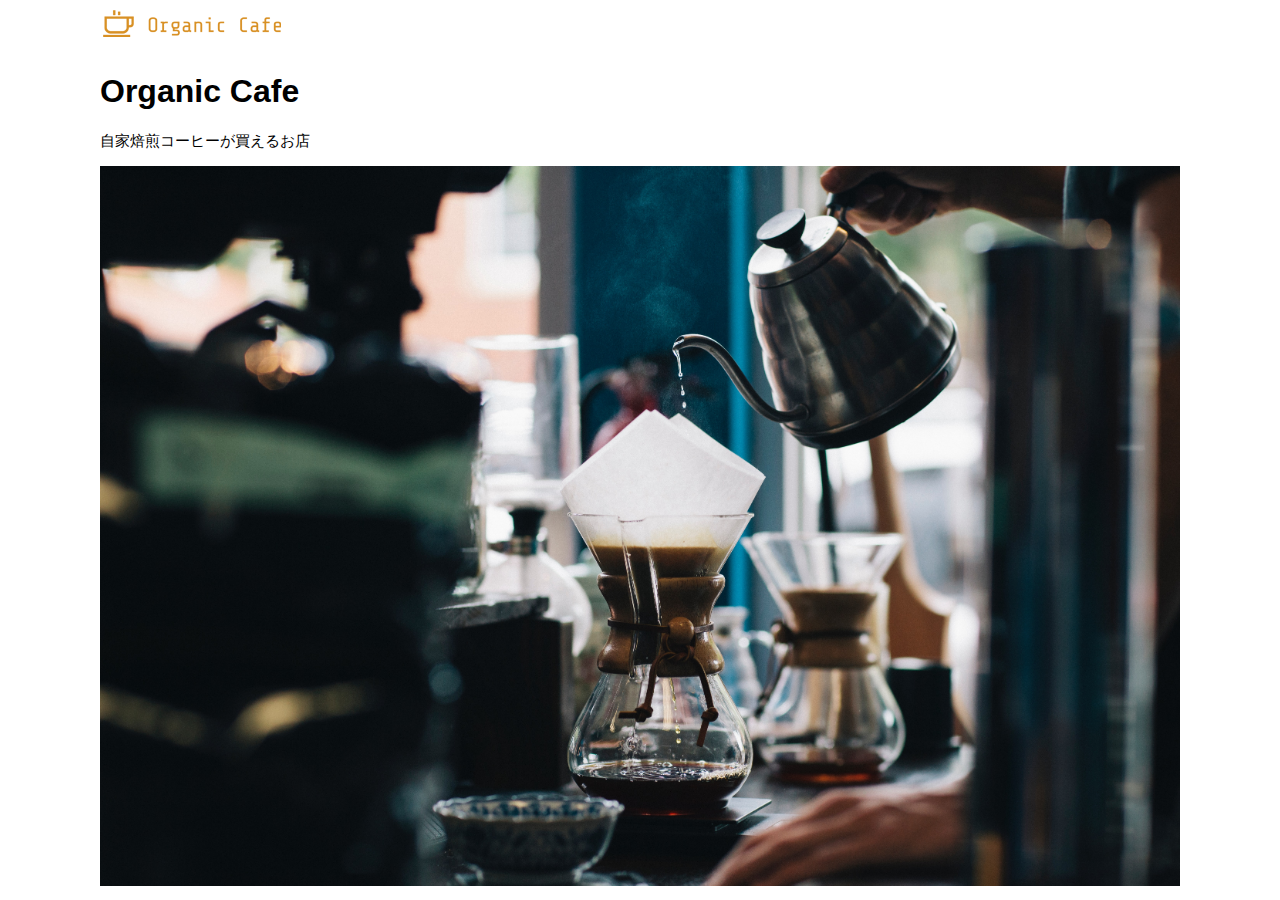
<file: html-css-kadai_013/index.html>
<!DOCTYPE html>
<html>
  <head>
    <title>Organic Cafe</title>
    <meta charset="UTF-8" />
    <meta name="description" content="自家焙煎のコーヒーがお家で楽しめるOrganic Cafe"/>
    <meta name="viewport" content="width=device-width, initial-scale=1.0" />
    <link rel="stylesheet" href="style.css" />
  </head>
  <body>
    <!-- ヘッダー -->
    <header>
      <!-- ロゴ -->
      <a href="index.html" id="logo"><img src="images/logo.png" alt="トップページに戻る"/></a>

      <!-- PC用ナビゲーション -->
      <nav id="nav-pc">
        <a href="index.html#concept">CONCEPT</a>
        <a href="index.html#product">PRODUCT</a>
        <a href="index.html#contact">CONTACT</a>
      </nav>

      <!-- スマホ用メニューボタン -->
    <img id="menu-sp" src="images/button-menu.png" alt="ナビゲーションを開く" onclick="document.getElementById('nav-sp').style.display = 'block'">

    <!-- スマホ用ナビゲーション -->
    <nav id="nav-sp">
      <ul>
        <li>
          <img id="close" src="images/button-close.png" alt="ナビゲーションを閉じる" onclick="document.getElementById('nav-sp').style.display = 'none'">
        </li>
        <li>
          <a id="logo-sp" href="index.html" onclick="document.getElementById('nav-sp').style.display = 'none'">
            <img src="images/logo-sp.png" alt="トップページに戻る">
          </a>
        </li>
        <li>
          <a class="menu" href="index.html#concept" onclick="document.getElementById('nav-sp').style.display = 'none'">CONCEPT</a>
        </li>
        <li>
          <a class="menu" href="index.html#product" onclick="document.getElementById('nav-sp').style.display = 'none'">PRODUCT</a>
        </li>
        <li><a class="menu" href="index.html#contact" onclick="document.getElementById('nav-sp').style.display = 'none'">CONTACT</a>
        </li>
      </ul>
    </nav>
    
    </header>

    <main>
      <article>
        <!-- メインビジュアル -->
        <section id="main-visual">
          <div id="main-message">
            <h1>Organic Cafe</h1>
            <p>自家焙煎コーヒーが買えるお店</p>
          </div>
          <img src="images/main-image.jpg" alt="コーヒーをハンドドリップで淹れる画像"/>
        </section>
      </article>
    </main>
  </body>
</html>
</file>
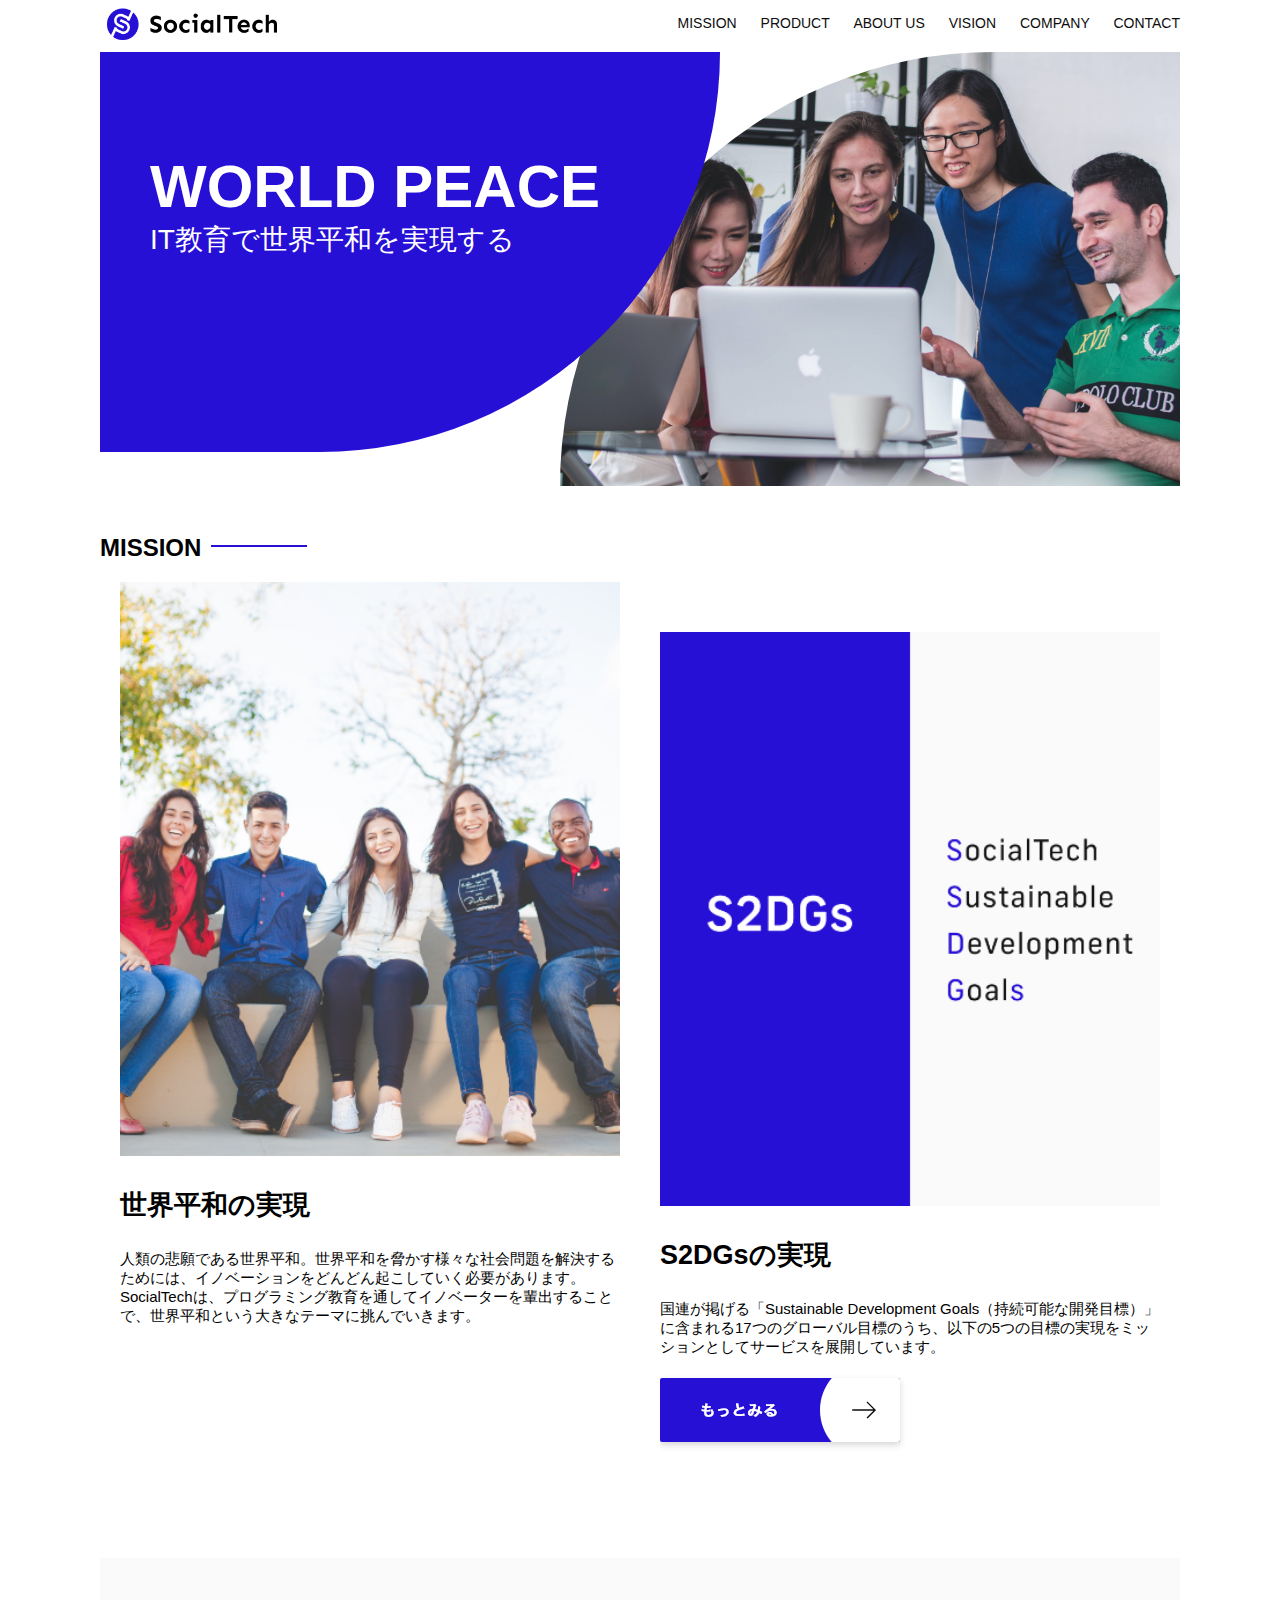
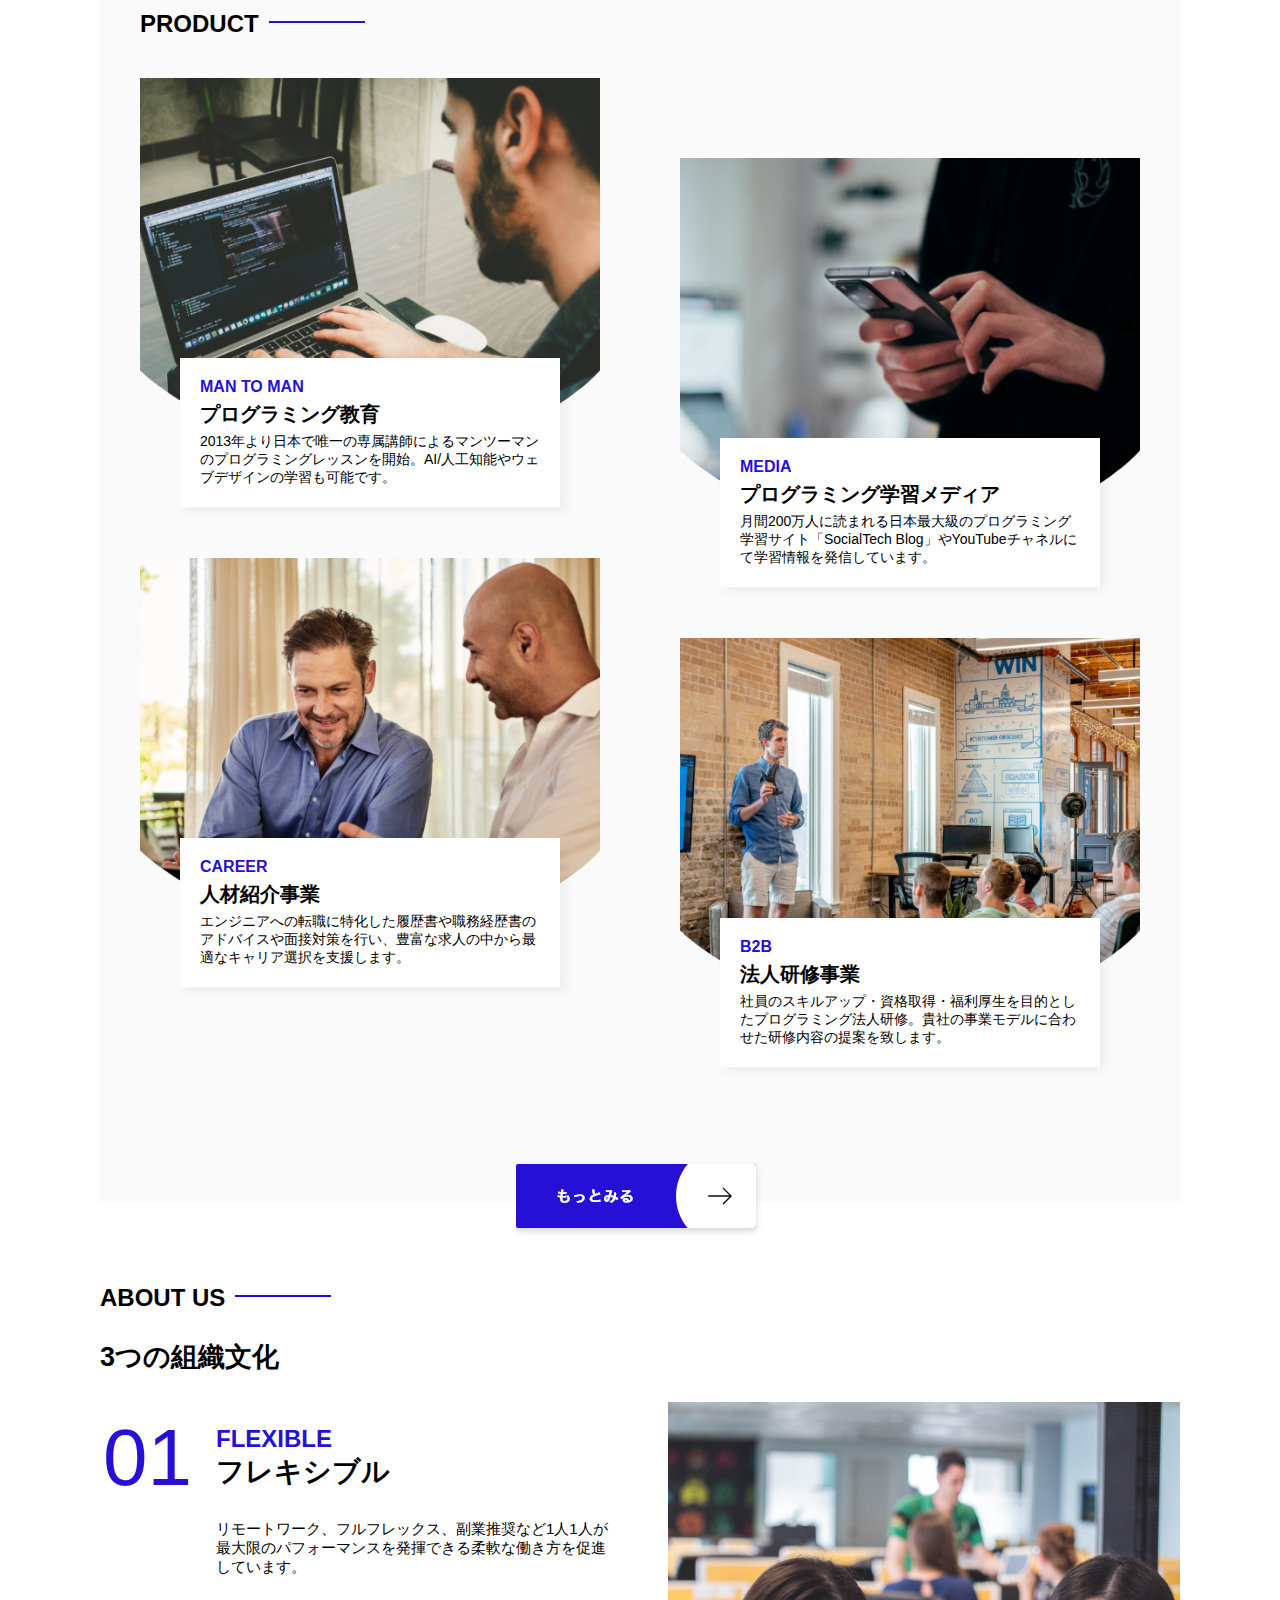
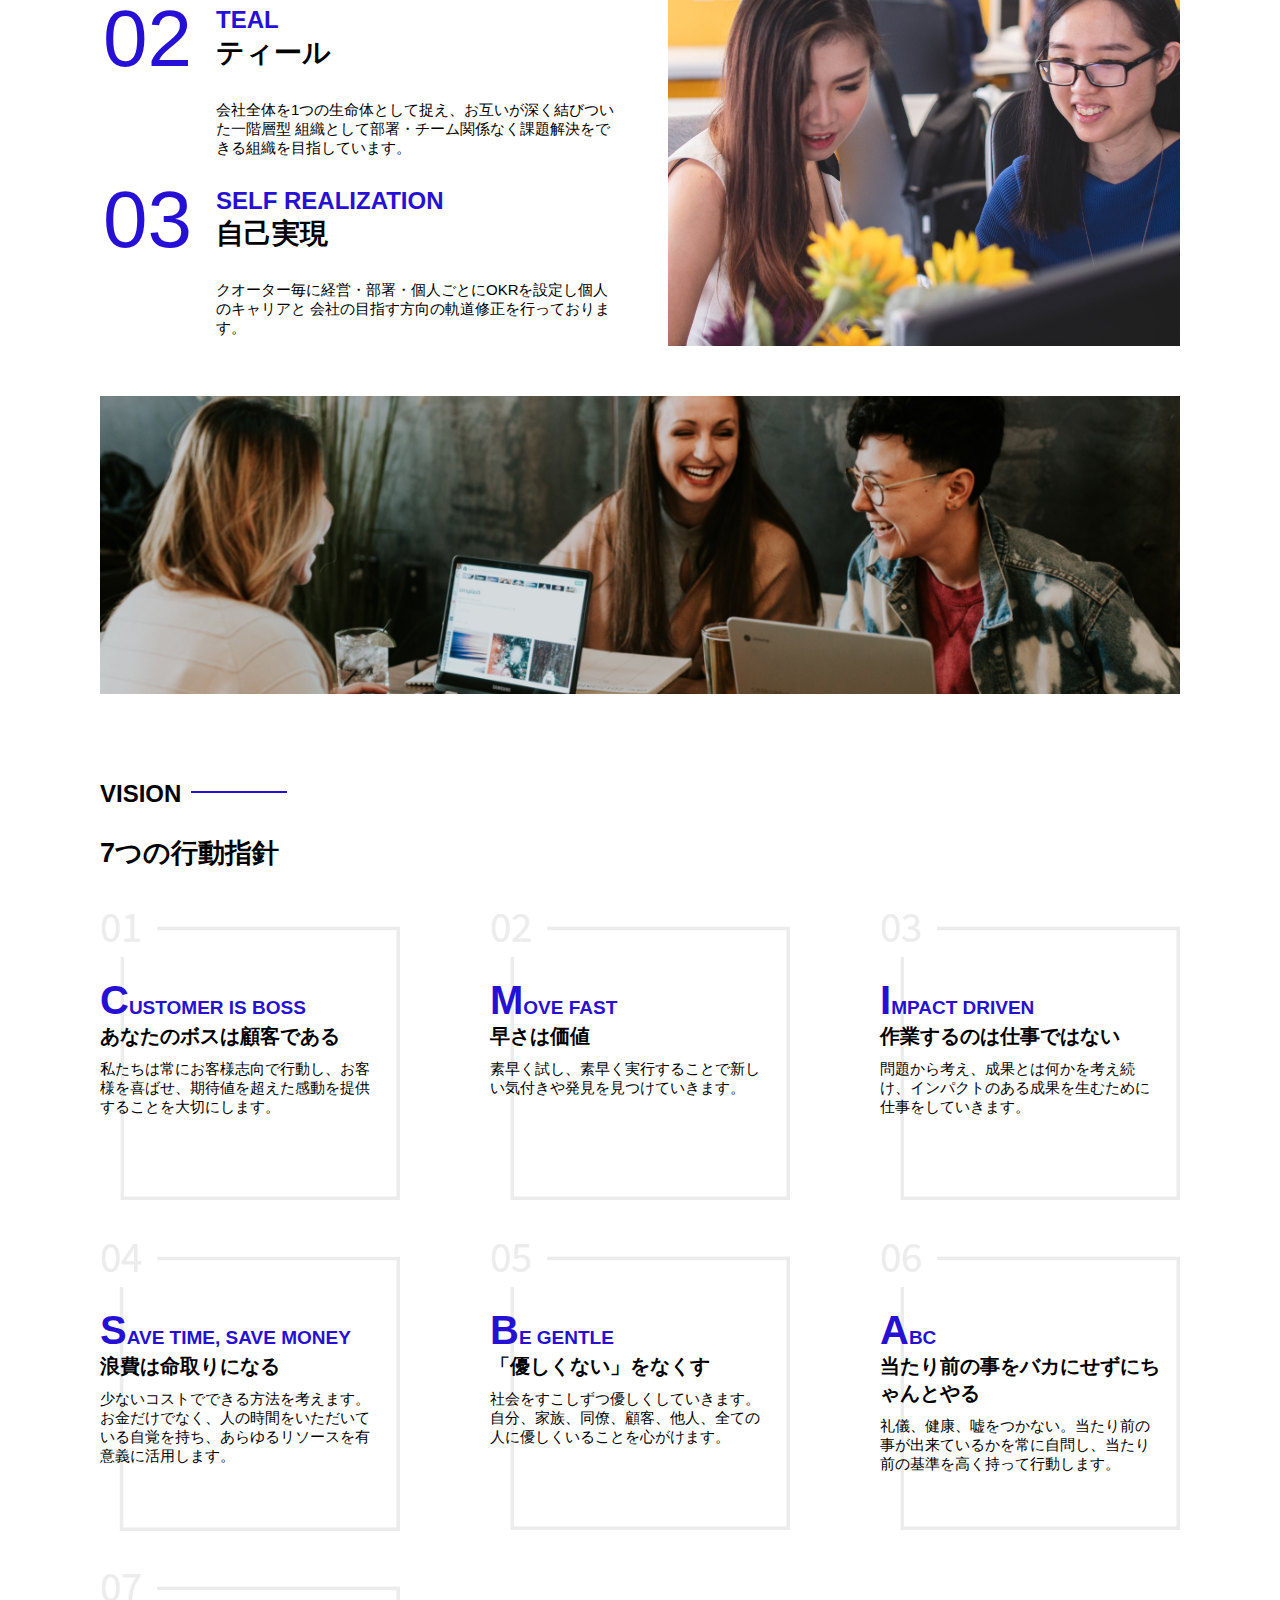
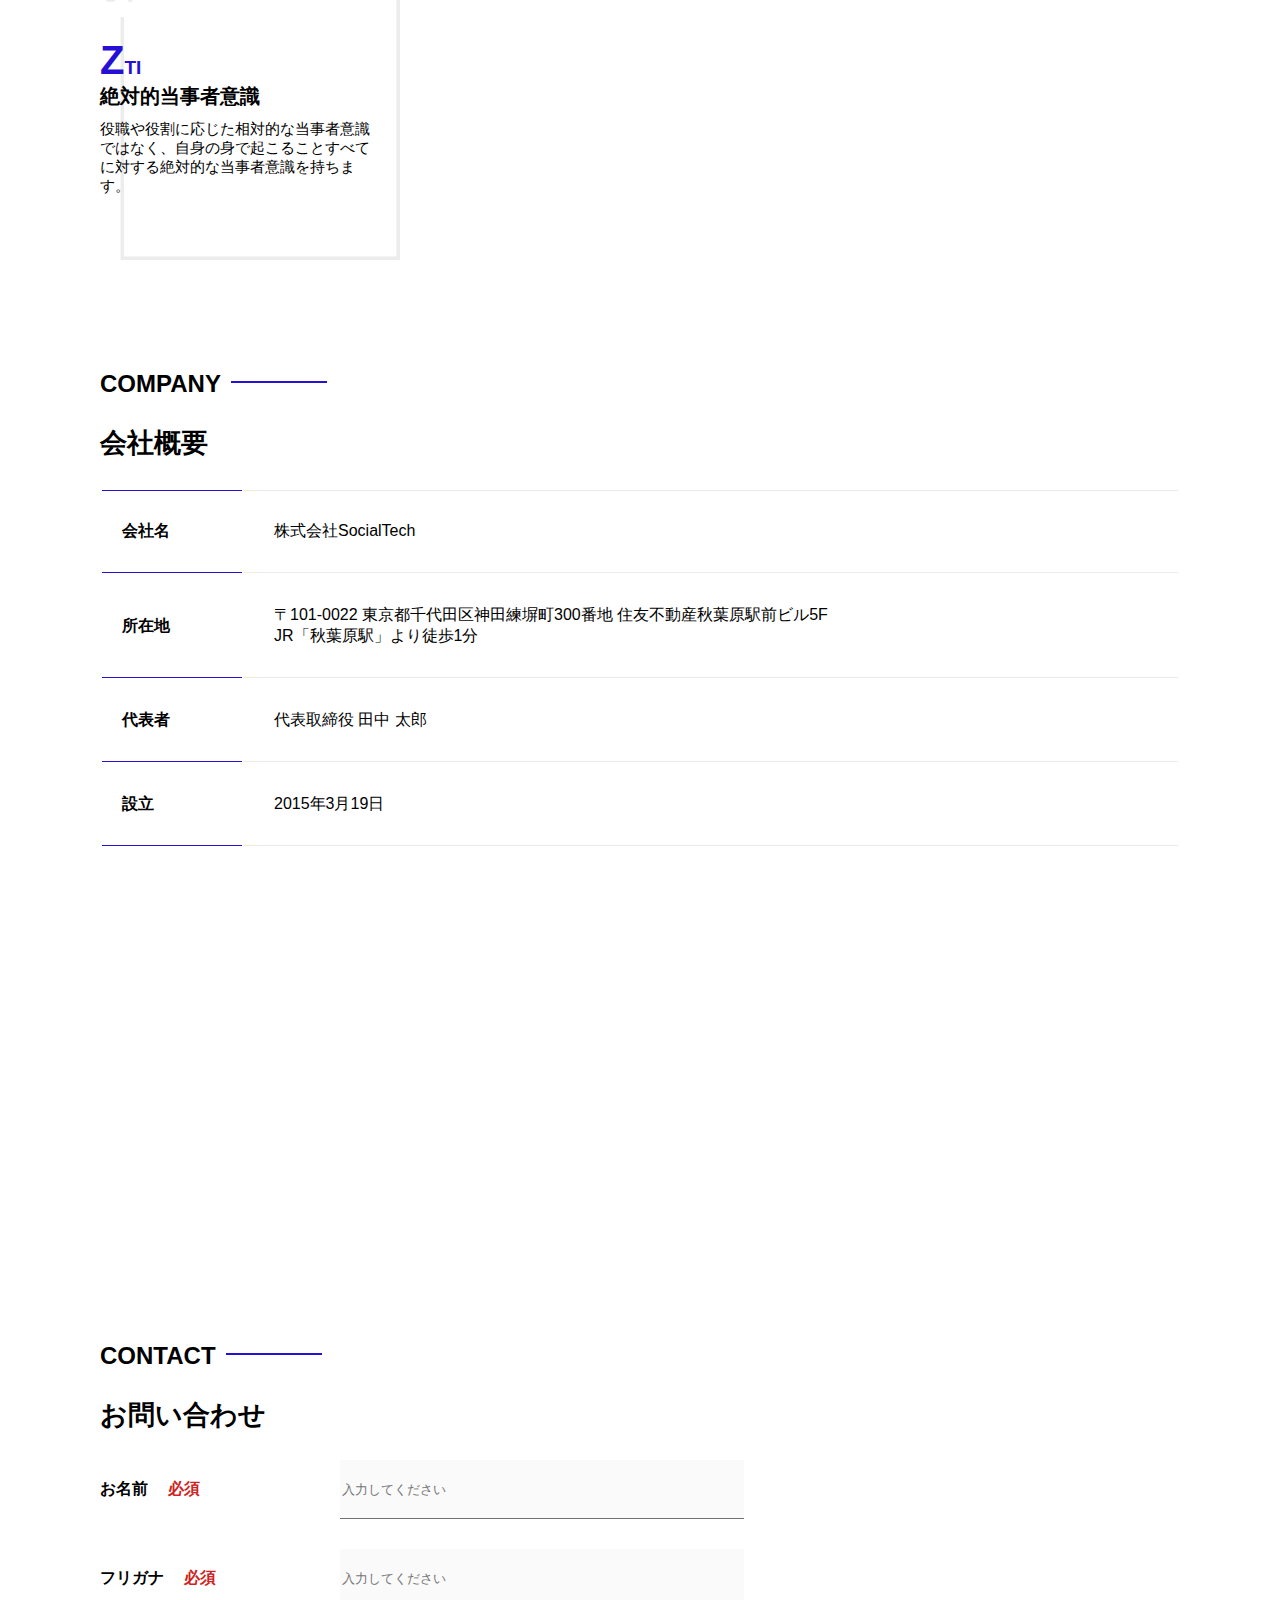
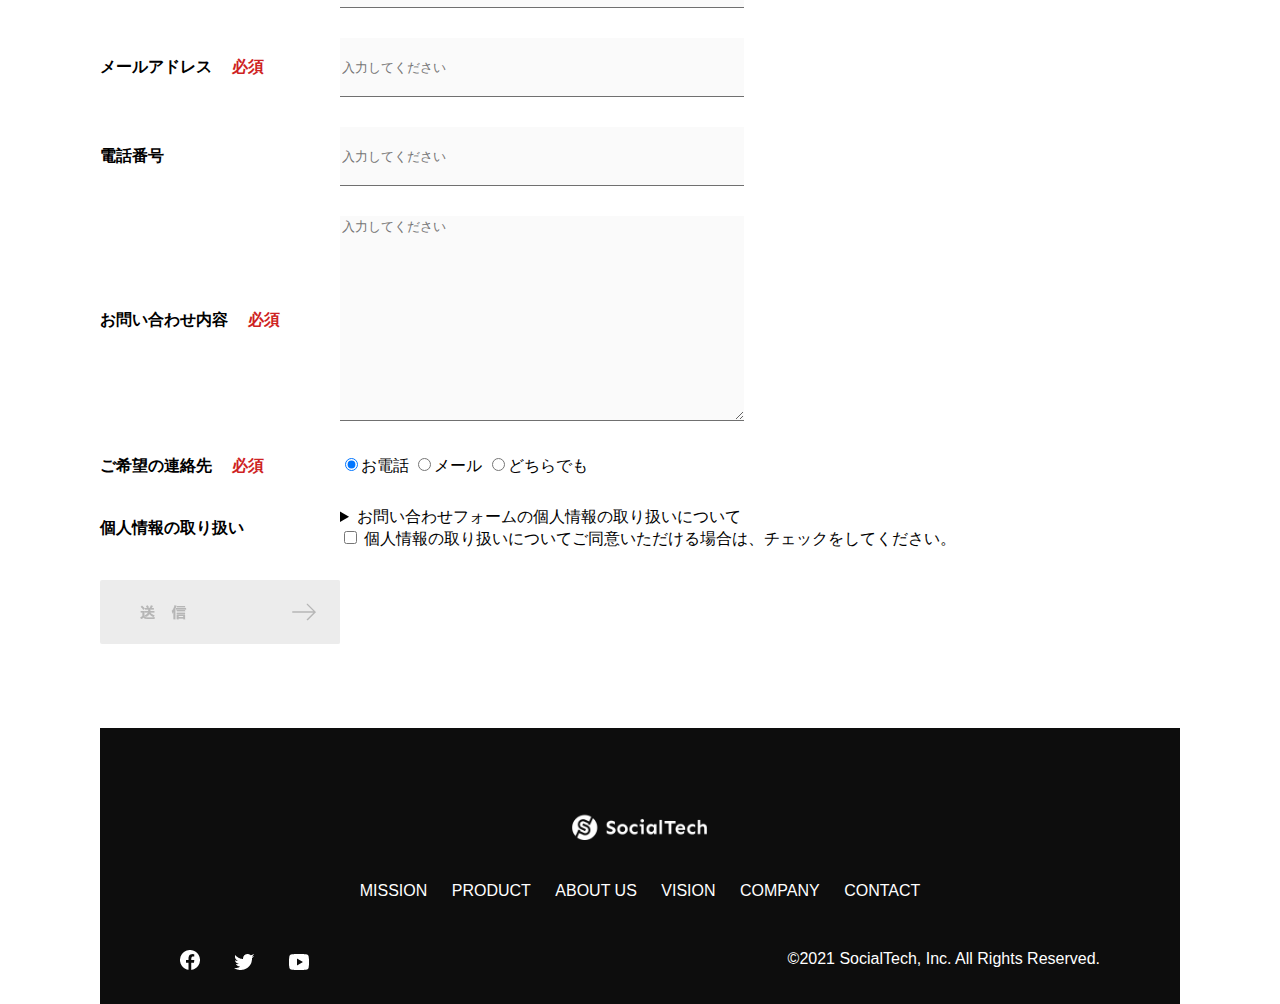
<file: socialtech/index.html>
<!DOCTYPE html>
<html>

<head>
    <title>SocialTech </title>
    <meta charset="utf-8">
    <meta name="description" content="SocialTechはEdTech業界のリーディングカンパニーを目指します。">
    <meta name="viewport" content="width=device-width, initial-scale=1.0">
    <link rel="stylesheet" href="style.css">
</head>

<body>
    <!-- ヘッダー -->
    <header>
        <!-- ロゴ -->
        <a href="index.html" id="logo"><img src="images/logo.png" alt="トップページに戻る"></a>

        <!-- PC用ナビゲーション -->
        <nav id="nav-pc">
            <a href="mission.html">MISSION</a>
            <a href="product.html">PRODUCT</a>
            <a href="index.html#aboutus">ABOUT US</a>
            <a href="index.html#vision">VISION</a>
            <a href="index.html#company">COMPANY</a>
            <a href="index.html#contact">CONTACT</a>
        </nav>

        <!-- スマホ用メニューボタン -->
        <img id="menu-sp" src="images/button-menu.png" alt="ナビゲーションを開く"
            onclick="document.getElementById('nav-sp').style.display = 'block'">

        <!-- スマホ用ナビゲーション -->
        <nav id="nav-sp">
            <img id="close" src="images/button-close.png" alt="ナビゲーションを閉じる"
                onclick="document.getElementById('nav-sp').style.display = 'none'">
            <a id="logo-sp" href="index.html" onclick="document.getElementById('nav-sp').style.display = 'none'"><img
                    src="images/logo-sp.png" alt="トップページに戻る"></a>
            <a class="menu" href="mission.html"
                onclick="document.getElementById('nav-sp').style.display = 'none'">MISSION</a>
            <a class="menu" href="product.html"
                onclick="document.getElementById('nav-sp').style.display = 'none'">PRODUCT</a>
            <a class="menu" href="index.html#aboutus"
                onclick="document.getElementById('nav-sp').style.display = 'none'">ABOUT US</a>
            <a class="menu" href="index.html#vision"
                onclick="document.getElementById('nav-sp').style.display = 'none'">VISION</a>
            <a class="menu" href="index.html#company"
                onclick="document.getElementById('nav-sp').style.display = 'none'">COMPANY</a>
            <a class="menu" href="index.html#contact"
                onclick="document.getElementById('nav-sp').style.display = 'none'">CONTACT</a>
            <div id="sns">
                <a href="https://www.facebook.com/sejuku2013"><img src="images/button-facebook.png"
                        alt="Facebookのリンク"></a>
                <a href="https://twitter.com/samuraijuku"><img src="images/button-twitter.png" alt="Twitterのリンク"></a>
                <a href="https://www.youtube.com/channel/UCCFOQO5aDK0xXam4cUQXT8g"><img src="images/button-youtube.png"
                        alt="YouTubeのリンク"></a>
            </div>
        </nav>
    </header>
    <main>
        <article>
            <!-- メインビジュアル -->
            <section id="main-visual">
                <div id="main-message">
                    <h1>WORLD PEACE</h1>
                    <p>IT教育で世界平和を実現する</p>
                </div>
                <img src="images/index/index-main.png" alt="PCの周りに集まる多国籍の仲間たち">
            </section>
            <section id="mission">
                <h2 class="index-h2">MISSION</h2>
                <div id="mission-flex">
                    <div>
                        <img id="mission-photo" src="images/index/index-mission.png" alt="屋外のベンチで写真を撮影する多国籍の仲間たち">
                        <h3>世界平和の実現</h3>
                        <p>
                            人類の悲願である世界平和。世界平和を脅かす様々な社会問題を解決するためには、イノベーションをどんどん起こしていく必要があります。SocialTechは、プログラミング教育を通してイノベーターを輩出することで、世界平和という大きなテーマに挑んでいきます。
                        </p>
                    </div>
                    <div>
                        <img id="s2dgs" src="images/index/s2dgs.png" alt="S2DGs">
                        <h3>S2DGsの実現</h3>
                        <p>国連が掲げる「Sustainable Development
                            Goals（持続可能な開発目標）」に含まれる17つのグローバル目標のうち、以下の5つの目標の実現をミッションとしてサービスを展開しています。</p>
                        <a href="mission.html">
                            <img src="images/button-more.png" alt="もっとみる">
                        </a>
                    </div>
                </div>
            </section>
            <!-- プロダクト -->
            <section id="product">
                <h2 class="index-h2">PRODUCT</h2>
                <div>
                    <div id="product-left">
                        <div>
                            <img class="product-photo" src="images/index/index-mantoman.png" alt="PCでコードを書く男性">
                            <div class="product-explain">
                                <span>MAN TO MAN</span>
                                <h3>プログラミング教育</h3>
                                <p>2013年より日本で唯一の専属講師によるマンツーマンのプログラミングレッスンを開始。AI/人工知能やウェブデザインの学習も可能です。</p>
                            </div>
                        </div>
                        <div>
                            <img class="product-photo" src="images/index/index-career.png" alt="笑顔で話し合う2人の男性">
                            <div class="product-explain">
                                <span>CAREER</span>
                                <h3>人材紹介事業</h3>
                                <p>エンジニアへの転職に特化した履歴書や職務経歴書のアドバイスや面接対策を行い、豊富な求人の中から最適なキャリア選択を支援します。</p>
                            </div>
                        </div>
                    </div>
                    <div id="product-right">
                        <div>
                            <img class="product-photo" src="images/index/index-media.png" alt="スマートフォンを操作する人">
                            <div class="product-explain">
                                <span>MEDIA</span>
                                <h3>プログラミング学習メディア</h3>
                                <p>月間200万人に読まれる日本最大級のプログラミング学習サイト「SocialTech
                                    Blog」やYouTubeチャネルにて学習情報を発信しています。</p>
                            </div>
                        </div>
                        <div>
                            <img class="product-photo" src="images/index/index-b2b.png" alt="講演中の男性とそれを聴く人々">
                            <div class="product-explain">
                                <span>B2B</span>
                                <h3>法人研修事業</h3>
                                <p>社員のスキルアップ・資格取得・福利厚生を目的としたプログラミング法人研修。貴社の事業モデルに合わせた研修内容の提案を致します。</p>
                            </div>
                        </div>
                    </div>
                </div>
                <div>
                    <a id="product-more" href="product.html">
                        <img src="images/button-more.png" alt="もっとみる">
                    </a>
                </div>
            </section>
            <!-- ABOUT US -->
            <section id="aboutus">
                <h2 class="index-h2">ABOUT US</h2>
                <h3>3つの組織文化</h3>
                <div>
                    <table class="culture-table">
                        <tr>
                            <td>
                                <span class="culture-num">01</span>
                            </td>
                            <td>
                                <span class="culture-en">FLEXIBLE</span>
                                <span class="culture-jp">フレキシブル</span>
                            </td>
                        </tr>
                        <tr>
                            <td>
                                <!--空のセル-->
                            </td>
                            <td>
                                <p class="culture-description">
                                    リモートワーク、フルフレックス、副業推奨など1人1人が最大限のパフォーマンスを発揮できる柔軟な働き方を促進しています。
                                </p>
                            </td>
                        </tr>
                        <tr>
                            <td>
                                <span class="culture-num">02</span>
                            </td>
                            <td>
                                <span class="culture-en">TEAL</span>
                                <span class="culture-jp">ティール</span>
                            </td>
                        </tr>
                        <tr>
                            <td>
                                <!--空のセル-->
                            </td>
                            <td>
                                <p class="culture-description">
                                    会社全体を1つの生命体として捉え、お互いが深く結びついた一階層型
                                    組織として部署・チーム関係なく課題解決をできる組織を目指しています。
                                </p>
                            </td>
                        </tr>
                        <tr>
                            <td>
                                <span class="culture-num">03</span>
                            </td>
                            <td>
                                <span class="culture-en">SELF REALIZATION</span>
                                <span class="culture-jp">自己実現</span>
                            </td>
                        </tr>
                        <tr>
                            <td>
                                <!--空のセル-->
                            </td>
                            <td>
                                <p class="culture-description">
                                    クオーター毎に経営・部署・個人ごとにOKRを設定し個人のキャリアと
                                    会社の目指す方向の軌道修正を行っております。
                                </p>
                            </td>
                        </tr>
                    </table>
                    <img class="culture-img" src="images/index/index-aboutus1.png" alt="笑顔で話し合う2人の女性">
                </div>
                <img class="culture-img2" src="images/index/index-aboutus2.png" alt="笑顔で話し合う3人の男女">
            </section>
            <!-- VISION -->
            <section id="vision">
                <h2 class="index-h2">VISION</h2>
                <h3>7つの行動指針</h3>
                <div>
                    <div class="vision-box">
                        <img src="images/index/vision-01.png" alt="01">
                        <span>
                            <h4>CUSTOMER IS BOSS</h4>
                            <h5>あなたのボスは顧客である</h5>
                            <p>私たちは常にお客様志向で行動し、お客様を喜ばせ、期待値を超えた感動を提供することを大切にします。</p>
                        </span>
                    </div>
                    <div class="vision-box">
                        <img src="images/index/vision-02.png" alt="02">
                        <span>
                            <h4>MOVE FAST</h4>
                            <h5>早さは価値</h5>
                            <p>素早く試し、素早く実行することで新しい気付きや発見を見つけていきます。</p>
                        </span>
                    </div>
                    <div class="vision-box">
                        <img src="images/index/vision-03.png" alt="03">
                        <span>
                            <h4>IMPACT DRIVEN</h4>
                            <h5>作業するのは仕事ではない</h5>
                            <p>問題から考え、成果とは何かを考え続け、インパクトのある成果を生むために仕事をしていきます。</p>
                        </span>
                    </div>
                    <div class="vision-box">
                        <img src="images/index//vision-04.png" alt="04">
                        <span>
                            <h4>SAVE TIME, SAVE MONEY</h4>
                            <h5>浪費は命取りになる</h5>
                            <p>少ないコストでできる方法を考えます。お金だけでなく、人の時間をいただいている自覚を持ち、あらゆるリソースを有意義に活用します。</p>
                        </span>

                    </div>
                    <div class="vision-box">
                        <img src="images/index/vision-05.png" alt="05">
                        <span>
                            <h4>BE GENTLE</h4>
                            <h5>「優しくない」をなくす</h5>
                            <p>社会をすこしずつ優しくしていきます。自分、家族、同僚、顧客、他人、全ての人に優しくいることを心がけます。</p>
                        </span>
                    </div>
                    <div class="vision-box">
                        <img src="images/index/vision-06.png" alt="06">
                        <span>
                            <h4>ABC</h4>
                            <h5>当たり前の事をバカにせずにちゃんとやる</h5>
                            <p>礼儀、健康、嘘をつかない。当たり前の事が出来ているかを常に自問し、当たり前の基準を高く持って行動します。</p>
                        </span>
                    </div>
                    <div class="vision-box">
                        <img src="images/index/vision-07.png" alt="07">
                        <span>
                            <h4>ZTI</h4>
                            <h5>絶対的当事者意識</h5>
                            <p>役職や役割に応じた相対的な当事者意識ではなく、自身の身で起こることすべてに対する絶対的な当事者意識を持ちます。</p>
                        </span>
                    </div>
                </div>
            </section>
            <!-- COMPANY -->
            <section id="company">
                <h2 class="index-h2">COMPANY</h2>
                <h3>会社概要</h3>
                <table id="company-table">
                    <tr>
                        <th class="tableheader-first">会社名</th>
                        <td class="cell-first">株式会社SocialTech</td>
                    </tr>
                    <tr>
                        <th class="tableheader">所在地</th>
                        <td class="cell">〒101-0022 東京都千代田区神田練塀町300番地 住友不動産秋葉原駅前ビル5F<br>JR「秋葉原駅」より徒歩1分</td>
                    </tr>
                    <tr>
                        <th class="tableheader">代表者</th>
                        <td class="cell">代表取締役 田中 太郎</td>
                    </tr>
                    <tr>
                        <th class="tableheader">設立</th>
                        <td class="cell">2015年3月19日</td>
                    </tr>
                </table>
                <iframe
                    src="https://www.google.com/maps/embed?pb=!1m18!1m12!1m3!1d3240.0688551336807!2d139.7720776771055!3d35.69992317258124!2m3!1f0!2f0!3f0!3m2!1i1024!2i768!4f13.1!3m3!1m2!1s0x60188fee13660e23%3A0x77137876edf742ac!2z5L2P5Y-L5LiN5YuV55Sj56eL6JGJ5Y6f6aeF5YmN44OT44Or!5e0!3m2!1sja!2sjp!4v1704858013291!5m2!1sja!2sjp"
                    style="border:0;" allowfullscreen="" loading="lazy">
                </iframe>
            </section>
            <!-- お問い合わせフォーム -->
            <section id="contact">
                <h2 class="index-h2">CONTACT</h2>
                <h3>お問い合わせ</h3>
                <form>

                    <div>
                        <div class="contact-heading">
                            <label class="contact-label">お名前<span class="contact-span">必須</span></label>
                        </div>
                        <div>
                            <input type="text" name="name" placeholder="入力してください" class="contact-textbox">
                        </div>
                    </div>
                    <div>
                        <div class="contact-heading">
                            <label class="contact-label">フリガナ<span class="contact-span">必須</span></label>
                        </div>
                        <div>
                            <input type="text" name="hurigana" placeholder="入力してください" class="contact-textbox">
                        </div>
                    </div>
                    <div>
                        <div class="contact-heading">
                            <label class="contact-label">メールアドレス<span class="contact-span">必須</span></label>
                        </div>
                        <div>
                            <input type="text" name="email" placeholder="入力してください" class="contact-textbox">
                        </div>
                    </div>
                    <div>
                        <div class="contact-heading">
                            <label class="contact-label">電話番号</label>
                        </div>
                        <div>
                            <input type="text" name="tel" placeholder="入力してください" class="contact-textbox">
                        </div>
                    </div>
                    <div>
                        <div class="contact-heading">
                            <label class="contact-label">お問い合わせ内容<span class="contact-span">必須</span></label>
                        </div>
                        <div>
                            <textarea class="contact-textarea " placeholder="入力してください" name="message"></textarea>
                        </div>
                    </div>
                    <div>
                        <div class="contact-heading">
                            <label class="contact-label">ご希望の連絡先<span class="contact-span">必須</span></label>
                        </div>
                        <div>
                            <input class="radiobutton" type="radio" value="tel" name="contact"
                                checked><label>お電話</label>
                            <input class="radiobutton" type="radio" value="mail" name="contact"><label>メール</label>
                            <input class="radiobutton" type="radio" value="both" name="contact"><label>どちらでも</label>
                        </div>
                    </div>
                    <div>
                        <div class="contact-heading">
                            <label class="contact-label">個人情報の取り扱い</label>
                        </div>
                        <div>
                            <details>
                                <summary>お問い合わせフォームの個人情報の取り扱いについて</summary>
                                <div>
                                    <span>１．組織の名称又は氏名</span><br>
                                    株式会社SocialTech<br><br>
                                    <span>２．個人情報保護管理者（若しくはその代理人）の氏名又は職名、所属及び連絡先
                                        鈴木 一郎 コーポレート部</span><br>
                                    メールアドレス：samurai@example.com<br>
                                    TEL：03-1234-5678<br>
                                    <span>３．個人情報の利用目的</span><br>
                                    ・本サービス及び本サービスに関連する情報の提供又はそれらに関する連絡のため<br>
                                    ・ユーザーの本人確認のため<br>
                                    ・当社サービスのご案内のため<br>
                                    ・当社の商品等の広告または宣伝（電子メールによるものを含むものとします。）<br><br>
                                    <span>４．個人情報の取り扱い業務の委託</span><br>
                                    個人情報の取扱業務の全部または一部を外部に業務委託する場合があります。<br>
                                    その際、弊社は、個人情報を適切に保護できる管理体制を敷き実行していることを条件として<br>
                                    委託先を厳選したうえで、機密保持契約を委託先と締結し、お客様の個人情報を厳密に管理させます。<br><br>
                                    <span>５．個人情報の開示等の請求</span><br>
                                    お客様は、弊社に対してご自身の個人情報の開示等（利用目的の通知、開示、内容の訂正・追加・削除、利用の停止または消去、第三者への提供の停止）に関して、当社問合わせ窓口に申し出ることができます。<br>
                                    その際、弊社はお客様ご本人を確認させていただいたうえで、合理的な期間内に対応いたします。<br><br>
                                    なお、個人情報に関する弊社問合わせ先は、次の通りです。<br><br>
                                    株式会社SocialTech　個人情報問合せ窓口<br>
                                    〒101-0022 東京都千代田区神田練塀町300番地 住友不動産秋葉原駅前ビル5F<br>
                                    メールアドレス：samurai@example.com　TEL：03-1234-5678<br><br>
                                    <span>６．個人情報を提供されることの任意性について</span><br><br>
                                    お客様がご自身の個人情報を弊社に提供されるか否かは、お客様のご判断によりますが、もしご提供されない場合には、適切なサービスが提供できない場合がありますので予めご了承ください。
                                </div>
                            </details>
                            <input type="checkbox" name="agree">
                            <span>個人情報の取り扱いについてご同意いただける場合は、チェックをしてください。</span>
                        </div>
                    </div>
                    <input type="image" src="images/button-submit.png" alt="送信する">
                </form>
            </section>
        </article>
        <footer>
            <div id="footer-logo">
                <img src="images/logo-sp.png" alt="SocialTech">
            </div>
            <div id="footer-link">
                <a href="mission.html">MISSION</a>
                <a href="product.html">PRODUCT</a>
                <a href="index.html#aboutus">ABOUT US</a>
                <a href="index.html#vision">VISION</a>
                <a href="index.html#company">COMPANY</a>
                <a href="index.html#contact">CONTACT</a>
            </div>
            <div id="sns-footer">
                <a href="https://www.facebook.com/sejuku2013"><img src="images/button-facebook.png"
                        alt="Facebookのリンク"></a>
                <a href="https://twitter.com/samuraijuku"><img src="images/button-twitter.png" alt="Twitterのリンク"></a>
                <a href="https://www.youtube.com/channel/UCCFOQO5aDK0xXam4cUQXT8g"><img src="images/button-youtube.png"
                        alt="YouTubeのリンク"></a>
                <span id="copyright">&copy;2021 SocialTech, Inc. All Rights Reserved. </span>
            </div>
        </footer>
    </main>
</body>

</html>
</file>
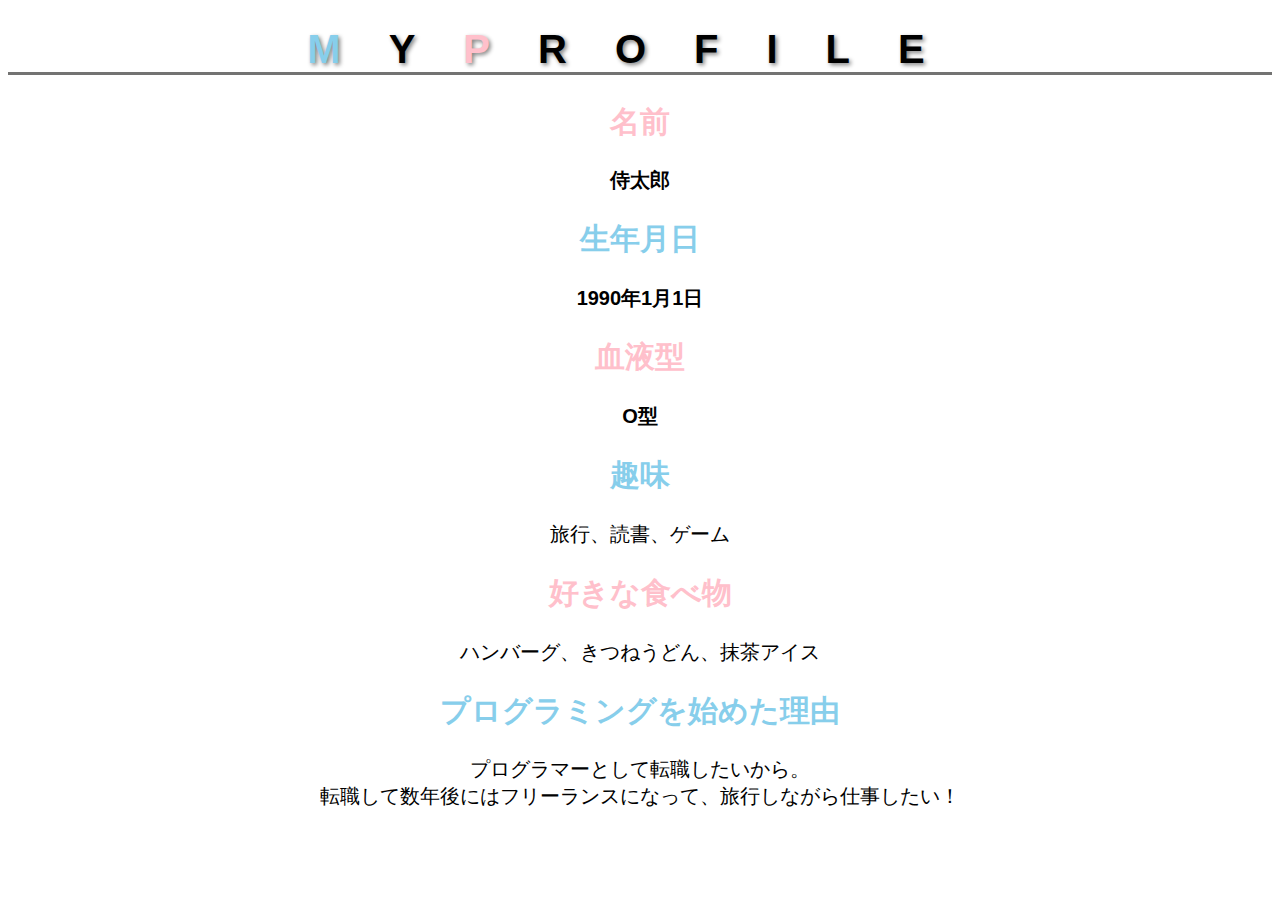
<file: kadai_014/kadai_014.html>
<!DOCTYPE html>                                                      
<html>                                                               
<head>                                                               
  <title>14章課題</title>                                             
  <meta name="description" content="このページは14章の課題です。">               
  <meta charset="utf-8"> 
   <link rel="stylesheet" href="style.css">   
   <link rel="preconnect" href="https://fonts.googleapis.com">
   <link rel="preconnect" href="https://fonts.gstatic.com" crossorigin>
   <link href="https://fonts.googleapis.com/css2?family=Noto+Sans+JP&display=swap" rel="stylesheet"> 

</head>                                                              
<body>
  <h1><span class="skyblue">M</span>Y<span class="pink">P</span>ROFILE</h1>
  <div id="parent">
      <h2 class="pink">名前</h2>
      <p class="bold">侍太郎</p>
      <h2 class="skyblue">生年月日</h2>
      <p class="bold">1990年1月1日</p>
      <h2 class="pink">血液型</h2>
      <p class="bold">O型</p>
    </div>

      <h2 class="skyblue">趣味</h2>
      <p>旅行、読書、ゲーム</p>
      <h2 class="pink">好きな食べ物</h2>
      <p>ハンバーグ、きつねうどん、抹茶アイス</p>
      <h2 class="skyblue">プログラミングを始めた理由</h2>
      <p>プログラマーとして転職したいから。<br>転職して数年後にはフリーランスになって、旅行しながら仕事したい！</p>
    
  </body>                                                        
</html>
</file>
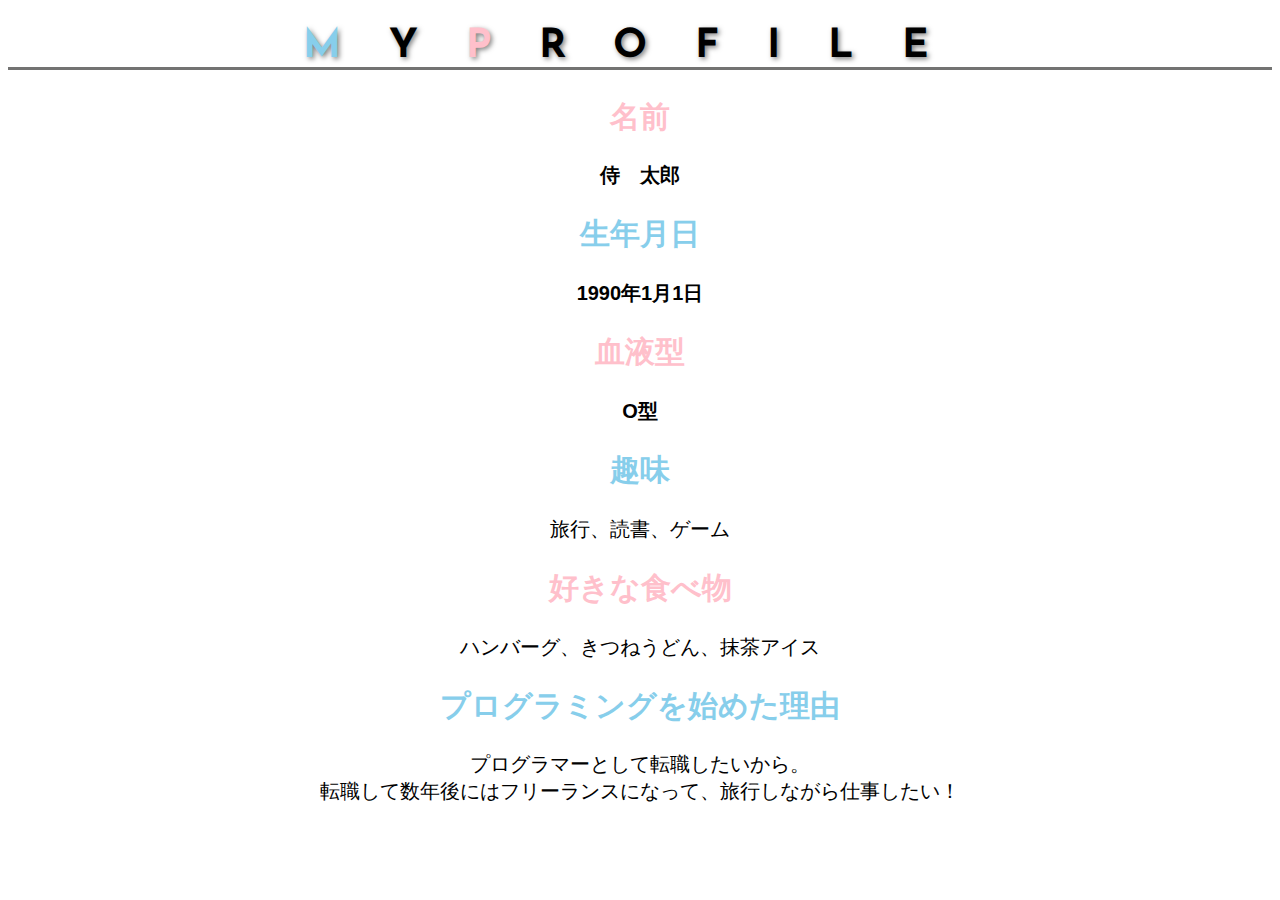
<file: kadai_015/kadai_015.html>
<!DOCTYPE html>
<html>
<head>
  <title>15章課題</title>
  <meta charset="UTF-8">
  <meta name="description" content="このページは15章の課題です。">
  <link rel="stylesheet" href="style.css">
  <link rel="preconnect" href="https://fonts.googleapis.com">
  <link rel="preconnect" href="https://fonts.gstatic.com" crossorigin>
  <link href="https://fonts.googleapis.com/css2?family=Josefin+Sans&display=swap" rel="stylesheet">
</head>
<body>
  <h1><span class="blue">M</span>Y<span class="pink">P</span>ROFILE</h1>
  <div id="basic">
    <h2 class="pink">名前</h2>
    <p>侍　太郎</p>
    <h2 class="blue">生年月日</h2>
    <p>1990年1月1日</p>
    <h2 class="pink">血液型</h2>
    <p>O型</p>
  </div>
  <h2 class="blue">趣味</h2>
  <p>旅行、読書、ゲーム</p>
  <h2 class="pink">好きな食べ物</h2>
  <p>ハンバーグ、きつねうどん、抹茶アイス</p>
  <h2 class="blue">プログラミングを始めた理由</h2>
  <p>プログラマーとして転職したいから。<br>転職して数年後にはフリーランスになって、旅行しながら仕事したい！</p>
</body>
</html>
</file>
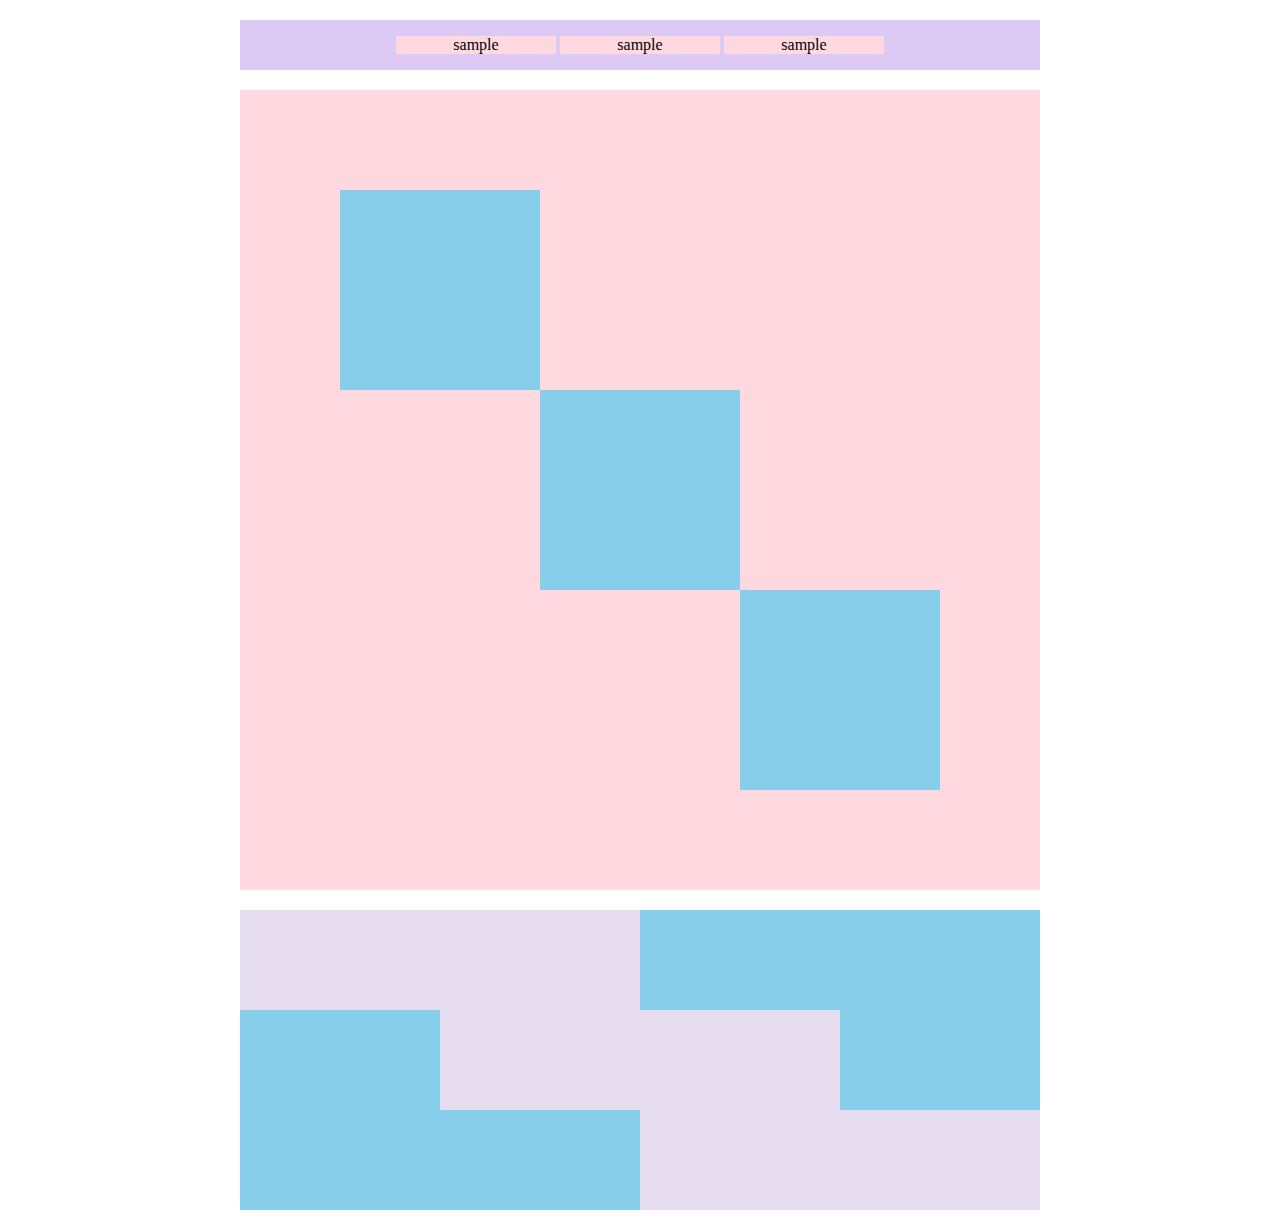
<file: kadai_018/kadai_018.html>
<!DOCTYPE html>
<html>
<head>
  <meta charset="UTF-8">
  <link rel="stylesheet" href="style.css">
  <meta name="description" content="このページは18章の課題です。">
  <title>18章課題</title>
</head>
<body>
  <div id="top">
    <p class="top-child">sample</p>
    <p class="top-child">sample</p>
    <p class="top-child">sample</p>
  </div>
  <div id="middle">
    <div id="middle-child01"></div>
    <div id="middle-child02"></div>
    <div id="middle-child03"></div>
  </div>
  <div id="bottom">
    <div id="bottom-child01"></div>
    <div id="bottom-child02"></div>
    <div id="bottom-child03"></div>
  </div>
</body>
</html>
</file>
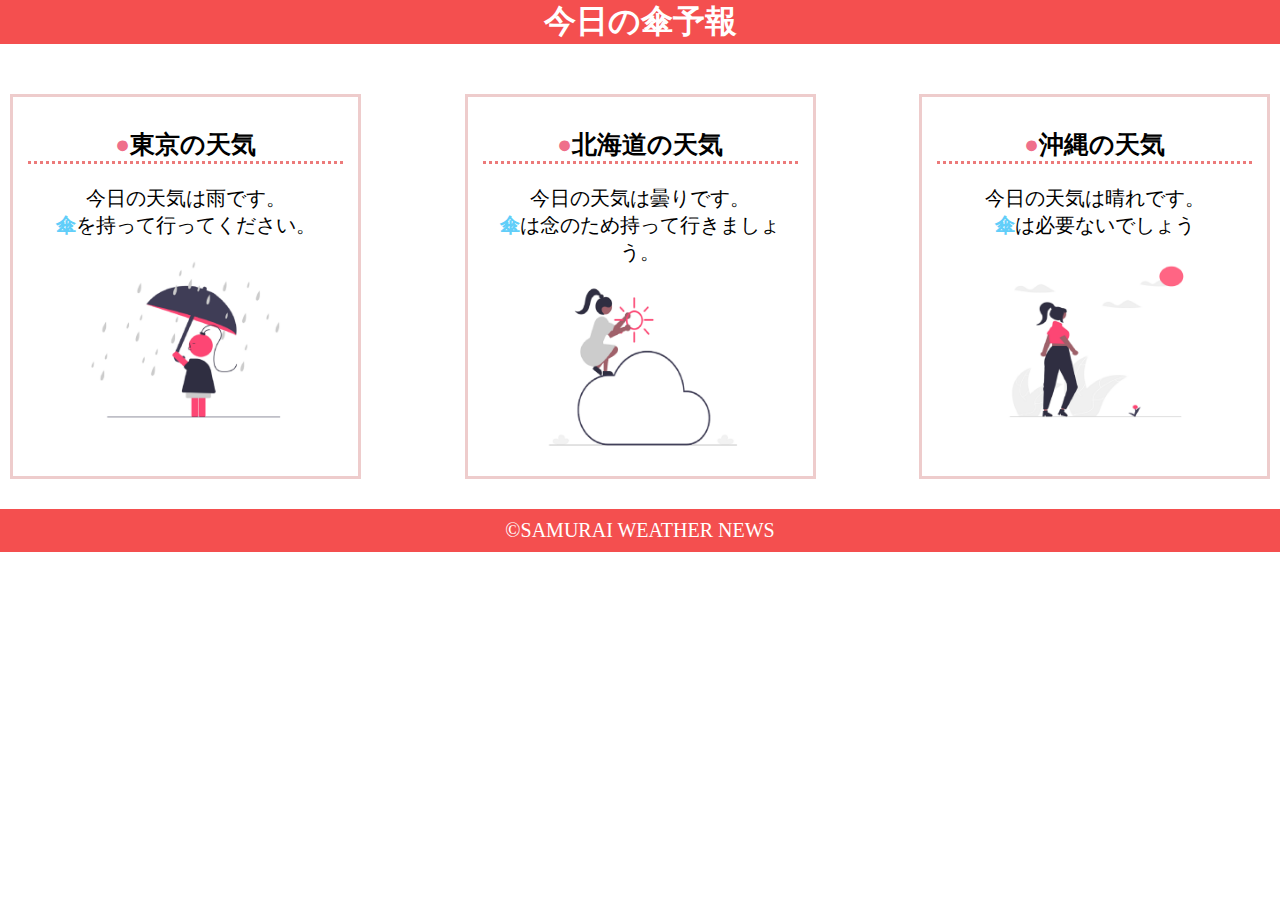
<file: kadai_022/kadai_022.html>
<!DOCTYPE html>
<html>
    <head>
        <meta charset="UTF-8">
        <meta name="viewport" content="width=device-width, initial-scale=1.0">
        <link rel="stylesheet" href="style.css">
        <meta name="description" content="このページは22章の課題です。">
        <title>22章課題</title>
    </head>
    <body>
       
        <header>
            <h1>今日の傘予報</h1>
        </header>  
 
        <main>

            <div id="parent">
                <div class="contents">
                    <h2>東京の天気</h2>
                    <p>今日の天気は雨です。</p>
                    <p>傘を持って行ってください。</p>
                    <img src="images/rainy.png" alt="雨">
                </div>
 
                <div class="contents">
                    <h2>北海道の天気</h2>
                    <p>今日の天気は曇りです。</p>
                    <p>傘は念のため持って行きましょう。</p>
                    <img src="images/cloudy.png" alt="曇り">
                </div>
 
                <div class="contents">
                    <h2>沖縄の天気</h2>
                    <p>今日の天気は晴れです。</p>
                    <p>傘は必要ないでしょう</p>
                    <img src="images/sunny.png" alt="晴れ">
                </div>

            </div>    
 
        </main>
 
        <footer>
            <a href="https://www.sejuku.net/corp/">&copy;SAMURAI WEATHER NEWS</a>
         </footer>
 
    </body>
</html>
</file>
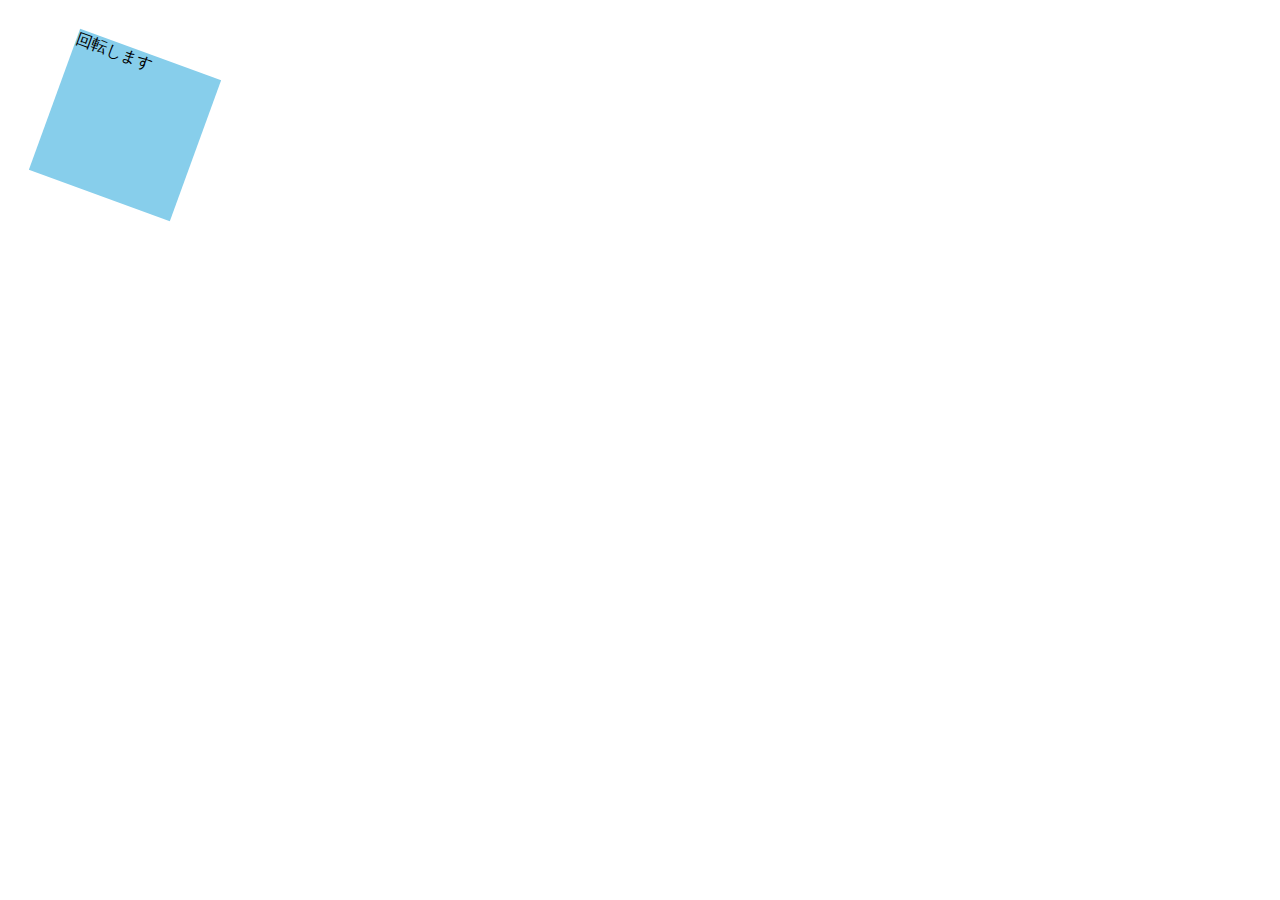
<file: kadai_mdn_css/mdn.html>
<!DOCTYPE html>
<html>

<head>
    <style>
        div {
            position: absolute;
            left: 50px;
            top: 50px;
            width: 150px;
            height: 150px;
            background-color: skyblue;
            transform: rotate(20deg); /* 20度回転 */
        }
    </style>
</head>

<body>
    <div>
        回転します
    </div>

</body>

</html>
</file>
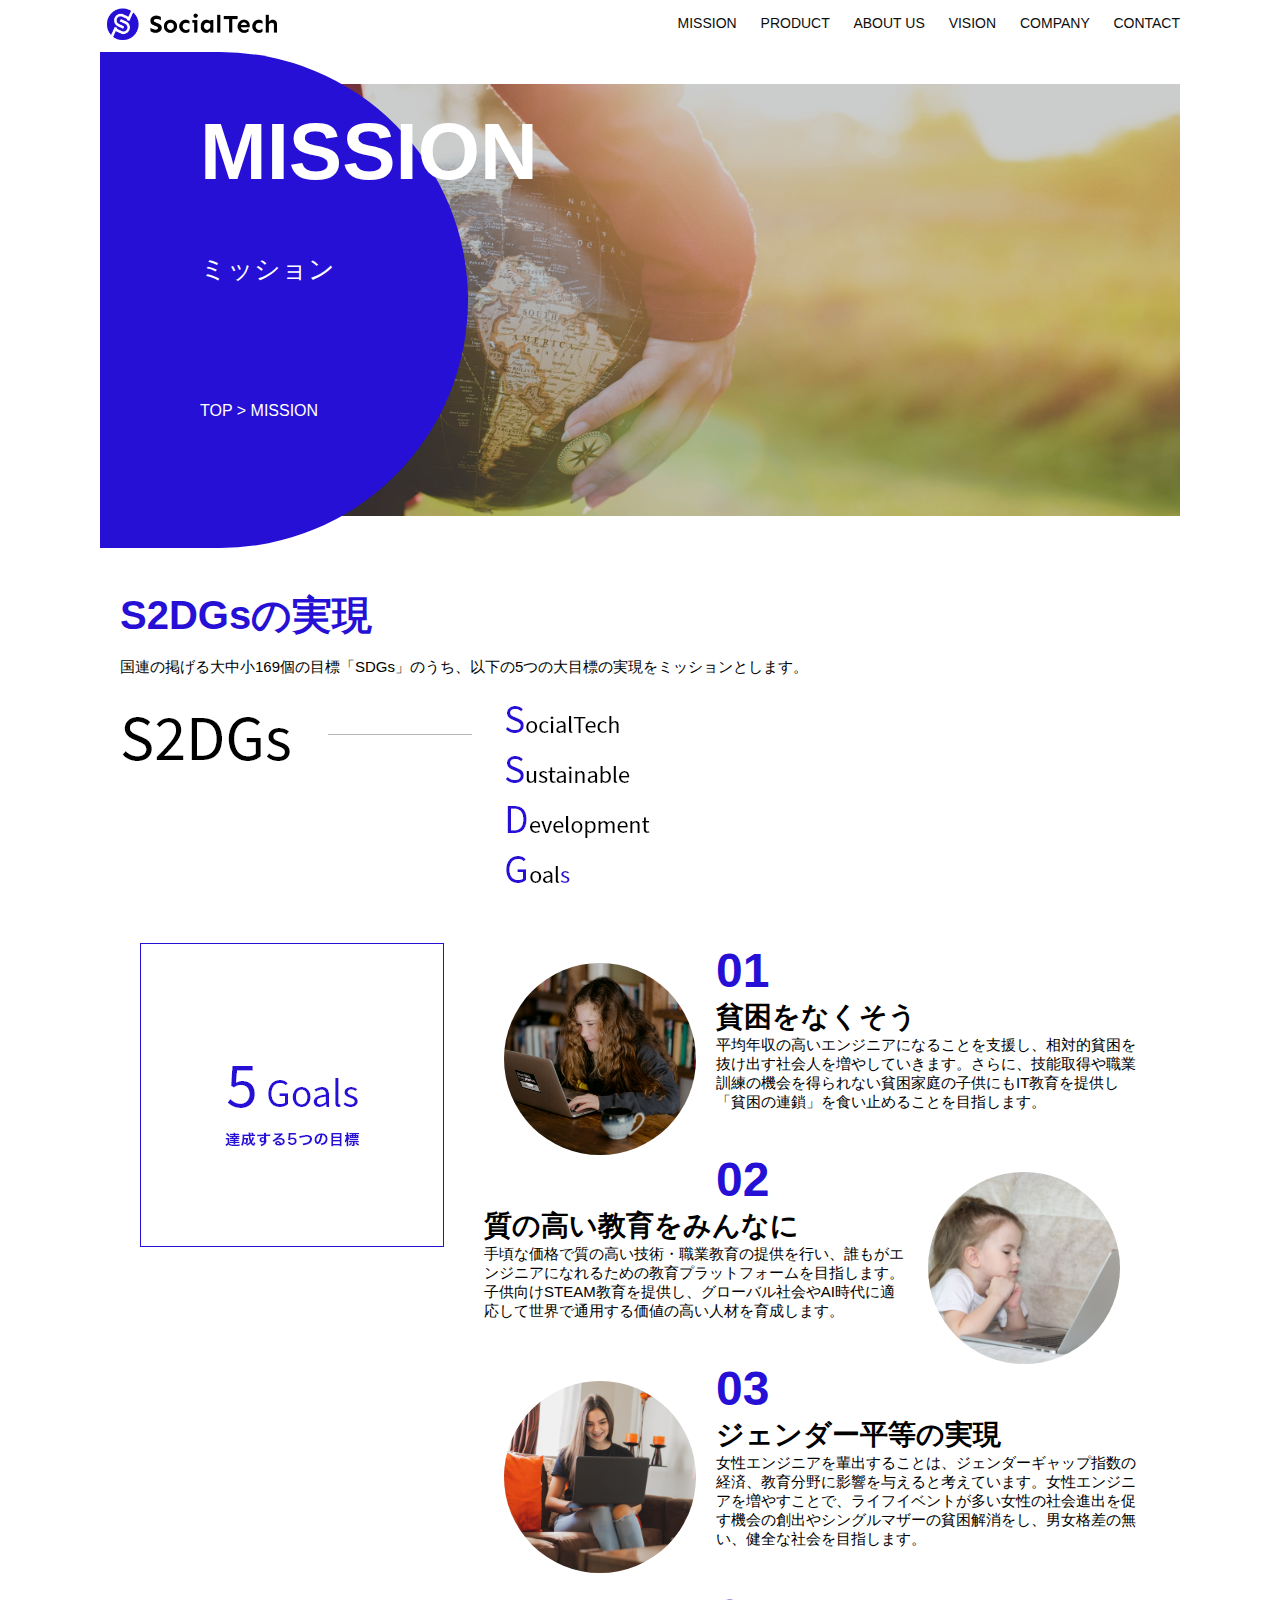
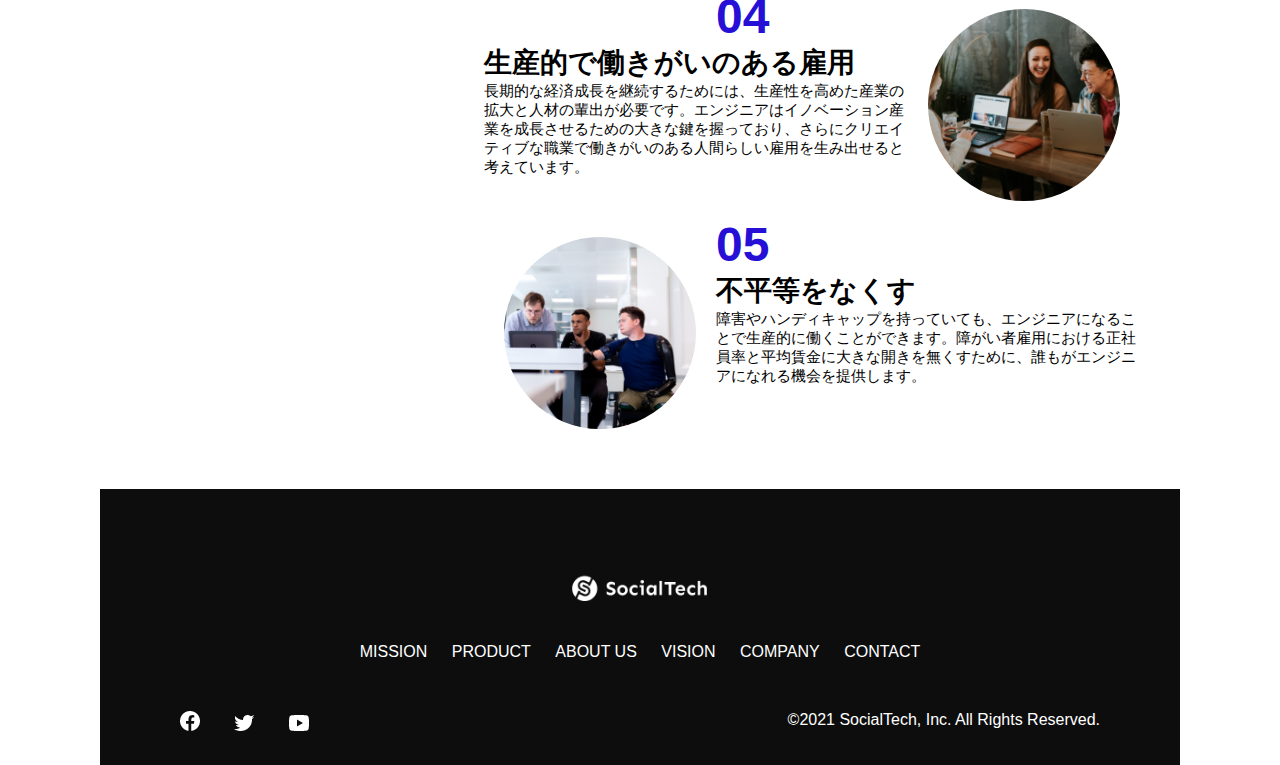
<file: socialtech/mission.html>
<!DOCTYPE html>
<html>

<head>
    <title>SocialTech - MISSON ミッション -</title>
    <meta charset="utf-8">
    <meta name="description" content="SocialTechが目指す5つの目標（S2DGs）を紹介します">
    <meta name="viewport" content="width=device-width, initial-scale=1.0">
    <link rel="stylesheet" href="style.css">
</head>

<body>
    <!-- ヘッダー -->
    <header>
        <!-- ロゴ -->
        <a href="index.html" id="logo"><img src="images/logo.png" alt="トップページに戻る"></a>

        <!-- PC用ナビゲーション -->
        <nav id="nav-pc">
            <a href="mission.html">MISSION</a>
            <a href="product.html">PRODUCT</a>
            <a href="index.html#aboutus">ABOUT US</a>
            <a href="index.html#vision">VISION</a>
            <a href="index.html#company">COMPANY</a>
            <a href="index.html#contact">CONTACT</a>
        </nav>

        <!-- スマホ用メニューボタン -->
        <img id="menu-sp" src="images/button-menu.png" alt="ナビゲーションを開く"
            onclick="document.getElementById('nav-sp').style.display = 'block'">

        <!-- スマホ用ナビゲーション -->
        <nav id="nav-sp">
            <img id="close" src="images/button-close.png" alt="ナビゲーションを閉じる"
                onclick="document.getElementById('nav-sp').style.display = 'none'">
            <a id="logo-sp" href="index.html" onclick="document.getElementById('nav-sp').style.display = 'none'"><img
                    src="images/logo-sp.png" alt="トップページに戻る"></a>
            <a class="menu" href="mission.html"
                onclick="document.getElementById('nav-sp').style.display = 'none'">MISSION</a>
            <a class="menu" href="product.html"
                onclick="document.getElementById('nav-sp').style.display = 'none'">PRODUCT</a>
            <a class="menu" href="index.html#aboutus"
                onclick="document.getElementById('nav-sp').style.display = 'none'">ABOUT US</a>
            <a class="menu" href="index.html#vision"
                onclick="document.getElementById('nav-sp').style.display = 'none'">VISION</a>
            <a class="menu" href="index.html#company"
                onclick="document.getElementById('nav-sp').style.display = 'none'">COMPANY</a>
            <a class="menu" href="index.html#contact"
                onclick="document.getElementById('nav-sp').style.display = 'none'">CONTACT</a>
            <div id="sns">
                <a href="https://www.facebook.com/sejuku2013"><img src="images/button-facebook.png"
                        alt="Facebookのリンク"></a>
                <a href="https://twitter.com/samuraijuku"><img src="images/button-twitter.png" alt="Twitterのリンク"></a>
                <a href="https://www.youtube.com/channel/UCCFOQO5aDK0xXam4cUQXT8g"><img src="images/button-youtube.png"
                        alt="YouTubeのリンク"></a>
            </div>
        </nav>
    </header>
    <main>
        <article>
            <section id="mission-main">
                <div id="mission-title">
                    <h1>MISSION</h1>
                    <span>ミッション</span>
                    <div>TOP > MISSION</div>
                </div>
            </section>
            <section id="mission-s2dgs">
                <h2 class="mission-h2">S2DGsの実現</h2>
                <p>国連の掲げる大中小169個の目標「SDGs」のうち、以下の5つの大目標の実現をミッションとします。</p>
                <img src="images/mission/mission-s2dgs.png" alt="S2DGs">
            </section>
            <section id="mission-5goals">
                <div>
                    <img id="s2dgs-image" src="images/mission/mission-5goals.png" alt="5Goals">
                </div>
                <div>
                    <div>
                        <img class="fivegoals-image-left" src="images/mission/mission-5goals01.png" alt="PCを操作する女の子">
                        <span class="fivegoals-number">01</span>
                        <h3 class="fivegoals-h3">貧困をなくそう</h3>
                        <p class="fivegoals-p">
                            平均年収の高いエンジニアになることを支援し、相対的貧困を抜け出す社会人を増やしていきます。さらに、技能取得や職業訓練の機会を得られない貧困家庭の子供にもIT教育を提供し「貧困の連鎖」を食い止めることを目指します。
                        </p>
                    </div>
                    <div>
                        <img class="fivegoals-image-right" src="images/mission/mission-5goals02.png"
                            alt="PCを見つめる小さい女の子">
                        <span class="fivegoals-number">02</span>
                        <h3 class="fivegoals-h3">質の高い教育をみんなに</h3>
                        <p class="fivegoals-p">
                            手頃な価格で質の高い技術・職業教育の提供を行い、誰もがエンジニアになれるための教育プラットフォームを目指します。子供向けSTEAM教育を提供し、グローバル社会やAI時代に適応して世界で通用する価値の高い人材を育成します。
                        </p>
                    </div>
                    <div>
                        <img class="fivegoals-image-left" src="images/mission/mission-5goals03.png" alt="PCを操作する女性">

                        <span class="fivegoals-number">03</span>
                        <h3 class="fivegoals-h3">ジェンダー平等の実現</h3>
                        <p class="fivegoals-p">
                            女性エンジニアを輩出することは、ジェンダーギャップ指数の経済、教育分野に影響を与えると考えています。女性エンジニアを増やすことで、ライフイベントが多い女性の社会進出を促す機会の創出やシングルマザーの貧困解消をし、男女格差の無い、健全な社会を目指します。
                        </p>
                    </div>
                    <div>
                        <img class="fivegoals-image-right" src="images/mission/mission-5goals04.png" alt="笑顔で話し合う3人の男女">
                        <span class="fivegoals-number">04</span>
                        <h3 class="fivegoals-h3">生産的で働きがいのある雇用</h3>
                        <p class="fivegoals-p">
                            長期的な経済成長を継続するためには、生産性を高めた産業の拡大と人材の輩出が必要です。エンジニアはイノベーション産業を成長させるための大きな鍵を握っており、さらにクリエイティブな職業で働きがいのある人間らしい雇用を生み出せると考えています。
                        </p>
                    </div>
                    <div>
                        <img class="fivegoals-image-left" src="images/mission/mission-5goals05.png"
                            alt="障害を持つ男性が生き生きと働く様子">
                        <span class="fivegoals-number">05</span>
                        <h3 class="fivegoals-h3">不平等をなくす</h3>
                        <p class="fivegoals-p">
                            障害やハンディキャップを持っていても、エンジニアになることで生産的に働くことができます。障がい者雇用における正社員率と平均賃金に大きな開きを無くすために、誰もがエンジニアになれる機会を提供します。
                        </p>
                    </div>
                </div>
            </section>
        </article>
        <footer>
            <div id="footer-logo">
                <img src="images/logo-sp.png" alt="SocialTech">
            </div>
            <div id="footer-link">
                <a href="mission.html">MISSION</a>
                <a href="product.html">PRODUCT</a>
                <a href="index.html#aboutus">ABOUT US</a>
                <a href="index.html#vision">VISION</a>
                <a href="index.html#company">COMPANY</a>
                <a href="index.html#contact">CONTACT</a>
            </div>
            <div id="sns-footer">
                <a href="https://www.facebook.com/sejuku2013"><img src="images/button-facebook.png"
                        alt="Facebookのリンク"></a>
                <a href="https://twitter.com/samuraijuku"><img src="images/button-twitter.png" alt="Twitterのリンク"></a>
                <a href="https://www.youtube.com/channel/UCCFOQO5aDK0xXam4cUQXT8g"><img src="images/button-youtube.png"
                        alt="YouTubeのリンク"></a>
                <span id="copyright">&copy;2021 SocialTech, Inc. All Rights Reserved. </span>
            </div>
        </footer>
    </main>
</body>

</html>
</file>
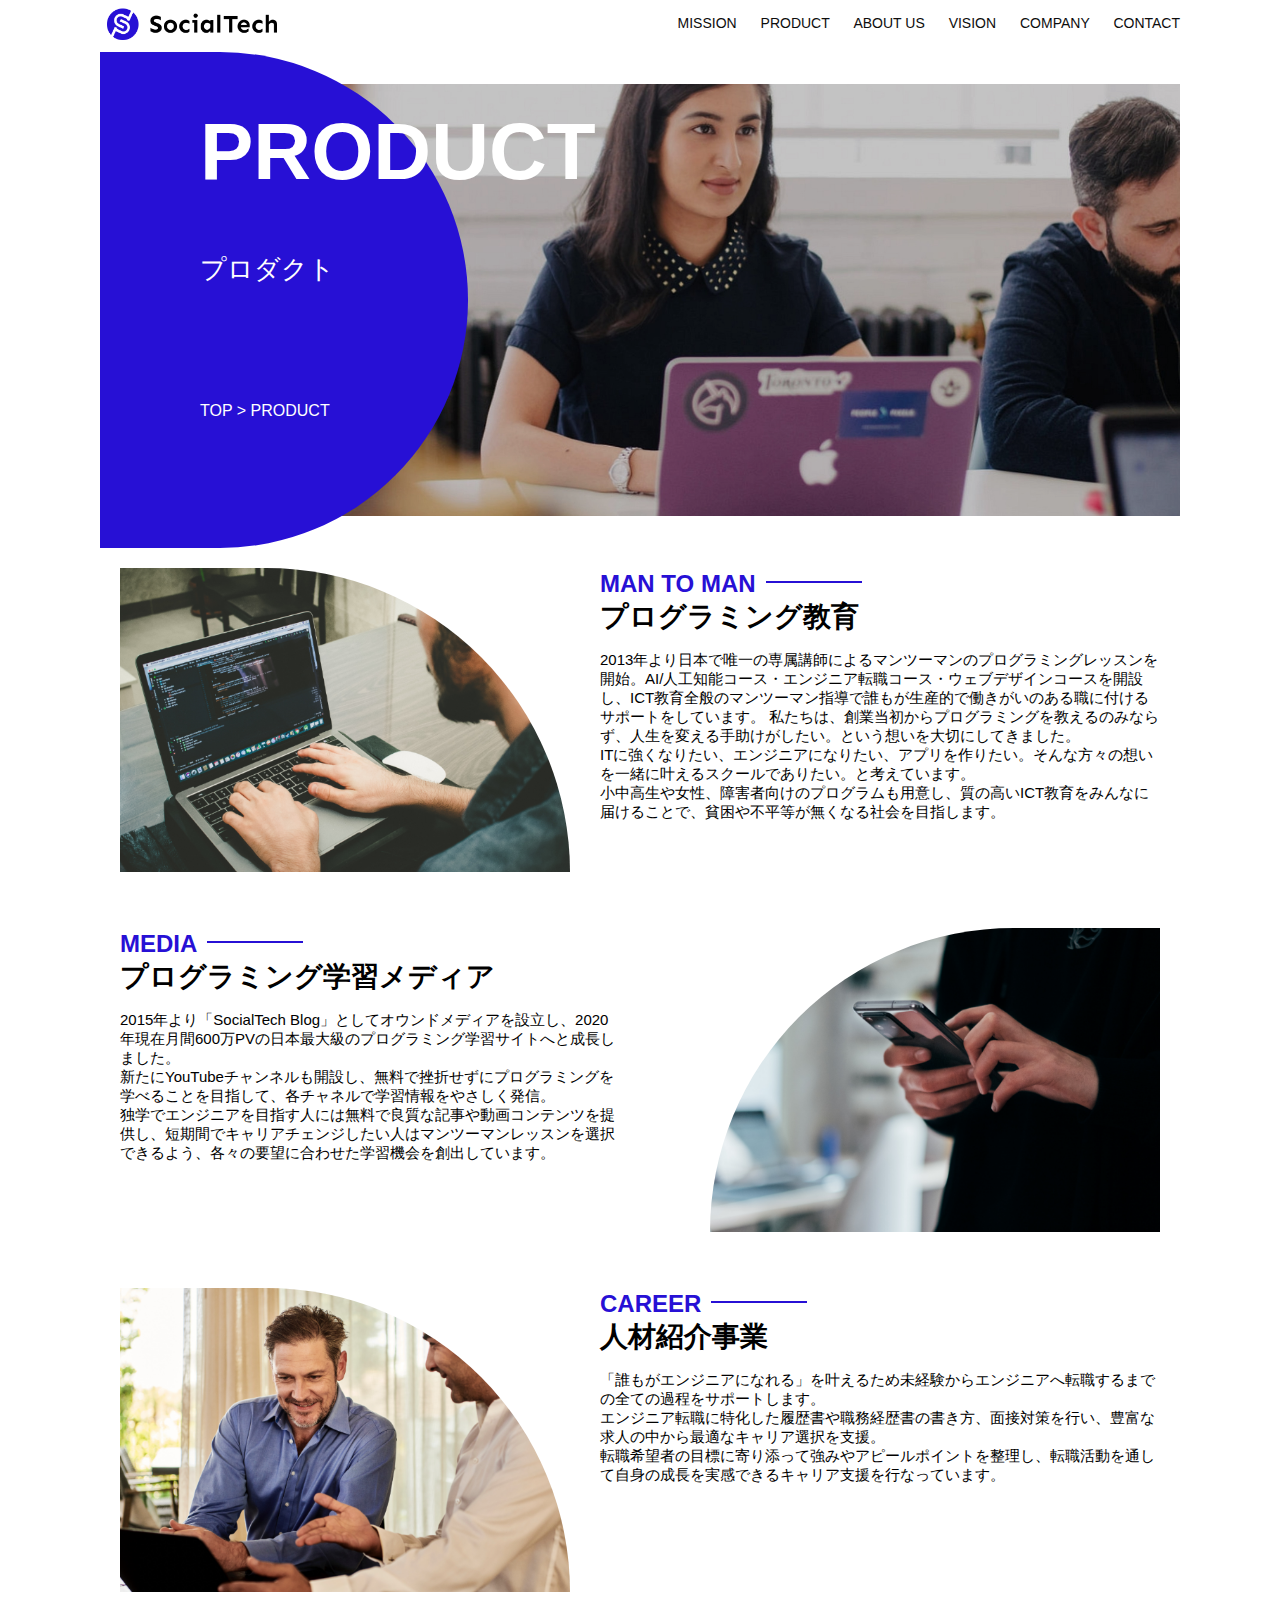
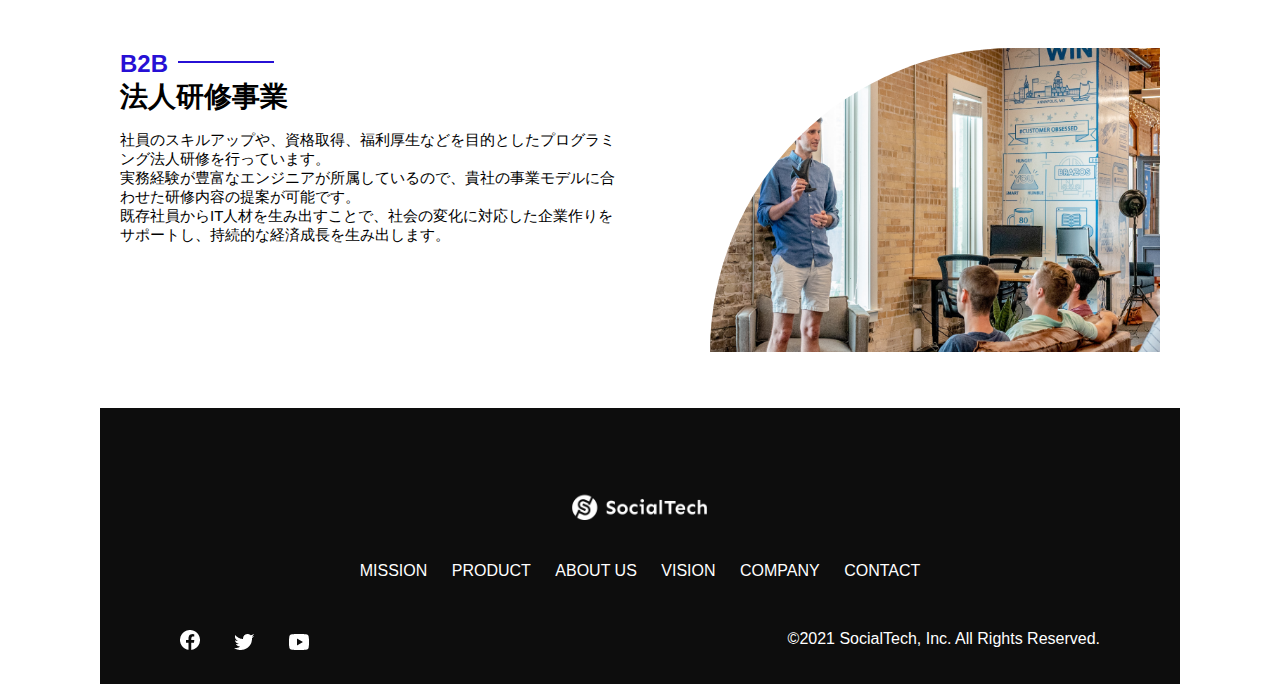
<file: socialtech/product.html>
<!DOCTYPE html>
<html>

<head>
    <title>SocialTech -PRODUCT プロダクト- </title>
    <meta charset="utf-8">
    <meta name="description" content="SocialTechの4つのプロダクトを紹介します">
    <meta name="viewport" content="width=device-width, initial-scale=1.0">
    <link rel="stylesheet" href="style.css">
</head>

<body>
    <!-- ヘッダー -->
    <header>
        <!-- ロゴ -->
        <a href="index.html" id="logo"><img src="images/logo.png" alt="トップページに戻る"></a>

        <!-- PC用ナビゲーション -->
        <nav id="nav-pc">
            <a href="mission.html">MISSION</a>
            <a href="product.html">PRODUCT</a>
            <a href="index.html#aboutus">ABOUT US</a>
            <a href="index.html#vision">VISION</a>
            <a href="index.html#company">COMPANY</a>
            <a href="index.html#contact">CONTACT</a>
        </nav>

        <!-- スマホ用メニューボタン -->
        <img id="menu-sp" src="images/button-menu.png" alt="ナビゲーションを開く"
            onclick="document.getElementById('nav-sp').style.display = 'block'">

        <!-- スマホ用ナビゲーション -->
        <nav id="nav-sp">
            <img id="close" src="images/button-close.png" alt="ナビゲーションを閉じる"
                onclick="document.getElementById('nav-sp').style.display = 'none'">
            <a id="logo-sp" href="index.html" onclick="document.getElementById('nav-sp').style.display = 'none'"><img
                    src="images/logo-sp.png" alt="トップページに戻る"></a>
            <a class="menu" href="mission.html"
                onclick="document.getElementById('nav-sp').style.display = 'none'">MISSION</a>
            <a class="menu" href="product.html"
                onclick="document.getElementById('nav-sp').style.display = 'none'">PRODUCT</a>
            <a class="menu" href="index.html#aboutus"
                onclick="document.getElementById('nav-sp').style.display = 'none'">ABOUT US</a>
            <a class="menu" href="index.html#vision"
                onclick="document.getElementById('nav-sp').style.display = 'none'">VISION</a>
            <a class="menu" href="index.html#company"
                onclick="document.getElementById('nav-sp').style.display = 'none'">COMPANY</a>
            <a class="menu" href="index.html#contact"
                onclick="document.getElementById('nav-sp').style.display = 'none'">CONTACT</a>
            <div id="sns">
                <a href="https://www.facebook.com/sejuku2013"><img src="images/button-facebook.png"
                        alt="Facebookのリンク"></a>
                <a href="https://twitter.com/samuraijuku"><img src="images/button-twitter.png" alt="Twitterのリンク"></a>
                <a href="https://www.youtube.com/channel/UCCFOQO5aDK0xXam4cUQXT8g"><img src="images/button-youtube.png"
                        alt="YouTubeのリンク"></a>
            </div>
        </nav>
    </header>
    <main>
        <article>
            <section id="product-main">
                <div id="product-title">
                    <h1>PRODUCT</h1>
                    <span>プロダクト</span>
                    <div>TOP > PRODUCT</div>
                </div>
            </section>
            <section class="product-section1">
                <img src="images/product/product-mantoman.png" alt="PCでコードを書く男性">
                <div>
                    <h2 class="product-h2">MAN TO MAN</h2>
                    <h3 class="product-h3">プログラミング教育</h3>
                    <p>2013年より日本で唯一の専属講師によるマンツーマンのプログラミングレッスンを開始。AI/人工知能コース・エンジニア転職コース・ウェブデザインコースを開設し、ICT教育全般のマンツーマン指導で誰もが生産的で働きがいのある職に付けるサポートをしています。
                        私たちは、創業当初からプログラミングを教えるのみならず、人生を変える手助けがしたい。という想いを大切にしてきました。<br>ITに強くなりたい、エンジニアになりたい、アプリを作りたい。そんな方々の想いを一緒に叶えるスクールでありたい。と考えています。<br>小中高生や女性、障害者向けのプログラムも用意し、質の高いICT教育をみんなに届けることで、貧困や不平等が無くなる社会を目指します。
                    </p>
                </div>
            </section>
            <section class="product-section2">
                <div>
                    <h2 class="product-h2">MEDIA</h2>
                    <h3 class="product-h3">プログラミング学習メディア</h3>
                    <p>2015年より「SocialTech
                        Blog」としてオウンドメディアを設立し、2020年現在月間600万PVの日本最大級のプログラミング学習サイトへと成長しました。<br>新たにYouTubeチャンネルも開設し、無料で挫折せずにプログラミングを学べることを目指して、各チャネルで学習情報をやさしく発信。<br>独学でエンジニアを目指す人には無料で良質な記事や動画コンテンツを提供し、短期間でキャリアチェンジしたい人はマンツーマンレッスンを選択できるよう、各々の要望に合わせた学習機会を創出しています。
                    </p>
                </div>
                <img src="images/product/product-media.png" alt="スマートフォンを操作する人">
            </section>
            <section class="product-section1">
                <img src="images/product/product-career.png" alt="笑顔で話し合う2人の男性">
                <div>
                    <h2 class="product-h2">CAREER</h2>
                    <h3 class="product-h3">人材紹介事業</h3>
                    <p>「誰もがエンジニアになれる」を叶えるため未経験からエンジニアへ転職するまでの全ての過程をサポートします。<br>エンジニア転職に特化した履歴書や職務経歴書の書き方、面接対策を行い、豊富な求人の中から最適なキャリア選択を支援。<br>転職希望者の目標に寄り添って強みやアピールポイントを整理し、転職活動を通して自身の成長を実感できるキャリア支援を行なっています。<br>
                    </p>
                </div>
            </section>
            <section class="product-section2">
                <div>
                    <h2 class="product-h2">B2B</h2>
                    <h3 class="product-h3">法人研修事業</h3>
                    <p>社員のスキルアップや、資格取得、福利厚生などを目的としたプログラミング法人研修を行っています。<br>実務経験が豊富なエンジニアが所属しているので、貴社の事業モデルに合わせた研修内容の提案が可能です。<br>既存社員からIT人材を生み出すことで、社会の変化に対応した企業作りをサポートし、持続的な経済成長を生み出します。
                    </p>
                </div>
                <img src="images/product/product-b2b.png" alt="講演中の男性とそれを聴く人々">
            </section>
        </article>
        <footer>
            <div id="footer-logo">
                <img src="images/logo-sp.png" alt="SocialTech">
            </div>
            <div id="footer-link">
                <a href="mission.html">MISSION</a>
                <a href="product.html">PRODUCT</a>
                <a href="index.html#aboutus">ABOUT US</a>
                <a href="index.html#vision">VISION</a>
                <a href="index.html#company">COMPANY</a>
                <a href="index.html#contact">CONTACT</a>
            </div>
            <div id="sns-footer">
                <a href="https://www.facebook.com/sejuku2013"><img src="images/button-facebook.png"
                        alt="Facebookのリンク"></a>
                <a href="https://twitter.com/samuraijuku"><img src="images/button-twitter.png" alt="Twitterのリンク"></a>
                <a href="https://www.youtube.com/channel/UCCFOQO5aDK0xXam4cUQXT8g"><img src="images/button-youtube.png"
                        alt="YouTubeのリンク"></a>
                <span id="copyright">&copy;2021 SocialTech, Inc. All Rights Reserved. </span>
            </div>
        </footer>
    </main>
</body>

</html>
</file>
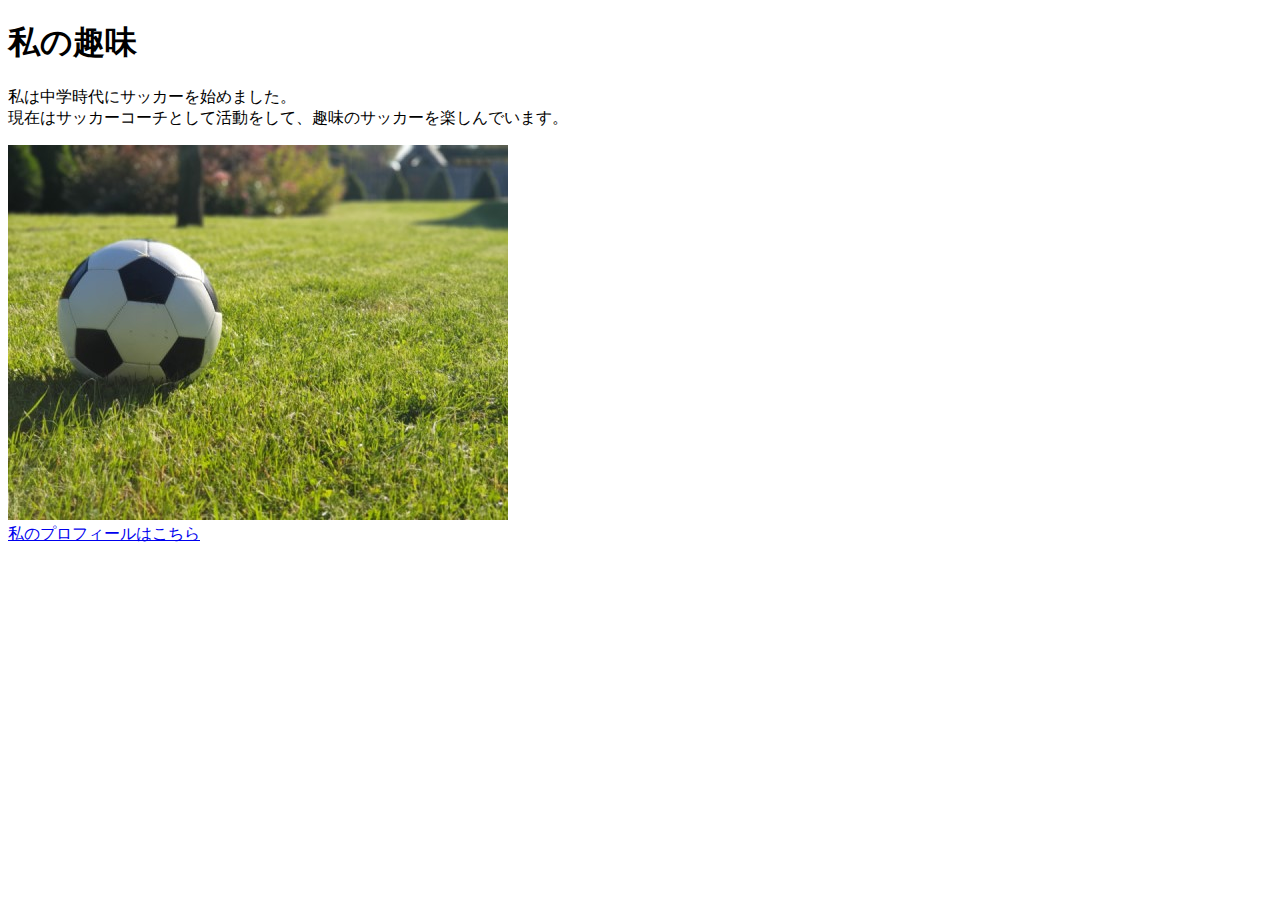
<file: kadai_005/html/kadai_005.html>
<!DOCTYPE html>
  <html> 

  <head>                                                               
    <title>5章課題</title>                                             
    <meta name="description" content="このページは5章の課題です。">               
    <meta charset="utf-8">                                            
  </head>

   

  <body> 
   <header>
    <h1>私の趣味</h1>
   </header>
   <p>
    私は中学時代にサッカーを始めました。<br>現在はサッカーコーチとして活動をして、趣味のサッカーを楽しんでいます。
   </p>
    <img src="../images/sample.jpg"> <br>
    <a href="https://twitter.com/samuraijuku">私のプロフィールはこちら</a>
  </body>
  </html>
</file>
<file: html-css-kadai_013/style.css>
/* PC、スマホ共通スタイル */
body {
  font-family: "Source Sans Pro", "Hiragino Kaku Gothic ProN", Meiryo, Arial,
    sans-serif;
}

p {
  font-size: 15px;
}

#main-visual>img {
  width: 100%;
}

/* スマホ用ハンバーガーメニュー */
body {
  min-width: 375px;
  margin: 0;
}

#nav-pc {
  display: none;
}

#menu-sp {
  float: right;
  padding: 0;
  display: none;
}

#nav-sp {
  background-color: #ce933e;
  position: absolute;
  left: 0;
  top: 0;
  height: 100%;
  width: 100%;
  display: none;
  z-index: 100;
}

#nav-sp ul {
  padding-left: 0;
}

#nav-sp li {
  list-style: none;
}

#close {
  position: absolute;
  top: 20px;
  right: 20px;
}

#logo-sp {
  margin: 80px 0 30px 20px;
}

#nav-sp a {
  display: block;
}

#nav-sp a:link {
  color: #ffffff;
}

#nav-sp a:visited {
  color: #ffffff;
}


#nav-spa:hover {
  text-decoration: underline;
}

#nav-spa:active {
  color: #ffffff;
}

#nav-sp .menu {
  text-decoration: none;
  display: block;
  margin: 0 20px;
  height: 44px;
  font-size: 16px;
  background-image: url("images/arrow.png");
  background-repeat: no-repeat;
  background-position: right top;
}

/*================
PC用のスタイル 
=================*/
@media screen and (min-width: 768px) {
  /* 横幅設定 */
  body {
    max-width: 1080px;
    min-width: 960px;
    margin: 0 auto 0 auto;
  }

  /* ヘッダー */
  header {
    display: flex;
    justify-content: space-between;
  }

  /* ナビゲーションのレイアウト */
  #nav-pc {
    text-align: right;
    font-size: 14px;
    padding-top: 15px;
  }

  /* ナビゲーションのリンクの装飾設定 */
  #nav-pc>a {
    text-decoration: none;
    margin-left: 20px;
  }

  #nav-pc>a:link {
    color: #0d0d0d;
  }

  #nav-pc>a:visited {
    color: #0d0d0d;
  }

  #nav-pc>a:hover {
    color: #0d0d0d;
    text-decoration: underline;
  }

  #nav-pc>a:active {
    color: #0d0d0d;
  }
}

 /* スマホ用ナビゲーションを非表示 */
 #menu-sp,
 #nav-sp {
   display: none;
 }

/*====================
スマホ用スタイル (768px未満)
====================*/
@media screen and (max-width: 767px) {
 #nav-pc {
   display: none;
 }

 #menu-sp {
   display: block;
 }
}
</file>
<file: socialtech/style.css>
/* PC、スマホ共通スタイル */
body {
  font-family: "Source Sans Pro", "Hiragino Kaku Gothic ProN", Meiryo, Arial,
      sans-serif;
}

p {
  font-size: 15px;
}

.arrow-right {
  color: #2710d5;
}

#submit {
  margin-top: 50px;
}

/*================
PC用のスタイル
=================*/
@media screen and (min-width: 768px) {
  /* 横幅設定 */
  body {
      max-width: 1080px;
      min-width: 900px;
      margin: 0 auto 0 auto;
  }

  /* ヘッダー */
  header {
      display: flex;
      justify-content: space-between;
  }

  /* ナビゲーションのレイアウト */
  #nav-pc {
      font-size: 14px;
      padding-top: 15px;
  }

  /* ナビゲーションのリンクの装飾設定 */
  #nav-pc > a {
      text-decoration: none;
      margin-left: 20px;
  }
  #nav-pc > a:link {
      color: #0d0d0d;
  }
  #nav-pc > a:visited {
      color: #0d0d0d;
  }
  #nav-pc > a:hover {
      color: #0d0d0d;
      text-decoration: underline;
  }
  #nav-pc > a:active {
      color: #0d0d0d;
  }

  /* スマホ用ナビを非表示 */
  #nav-sp,
  #menu-sp {
      display: none;
  }

  /* メインビジュアル*/
  #main-visual {
      position: relative;
      height: 400px;
  }
  #main-message {
      position: absolute;
      top: 0;
      left: 0;
      background-color: #2710d5;
      color: #ffffff;
      border-radius: 0 0 476px 0;
      max-width: 620px;
      height: 100%;
      width: 100%;
      z-index: 11;
  }
  #main-message > h1 {
      font-size: 60px;
      font-weight: bold;
      margin: 100px 0 0 50px;
  }

  #main-message > p {
      font-size: 28px;
      margin: 0 0 0 50px;
  }
  #main-visual > img {
      max-width: 620px;
      border-radius: 476px 0 0 0;
      position: absolute;
      top: 0;
      right: 0;
      z-index: 10;
  }

  /*見出し*/
  h2 {
      margin: 40px 0 0 0;
  }

  h2::after {
      content: url("images/line.png");
      margin-left: 10px;
  }

  h3 {
      font-size: 27px;
  }

  /* ミッション */
  #mission {
      margin: 80px auto 80px auto;
      width: 100%;
  }

  #mission-flex {
      width: 100%;
      display: flex;
  }

  #mission-flex > div {
      width: 50%;
      margin: 20px;
  }

  #mission-photo {
      width: 100%;
  }

  #s2dgs {
      margin-top: 50px;
      width: 100%;
  }

  /* プロダクト */
  #product {
      background-color: #fafafa;
      margin: 80px 0 80px 0;
      padding: 10px 40px 0px 40px;
  }

  /* 外枠 */
  #product > div {
      margin-top: 40px;
      display: flex;
  }

  /* 左のカラム */
  #product-left {
      width: 50%;
      margin-right: 20px;
  }

  /* 右のカラム */
  #product-right {
      width: 50%;
      margin-left: 20px;
      margin-top: 80px;
  }

  /* 写真＋説明の枠 */
  #product-left > div {
      position: relative;
      height: 480px;
      margin-right: 20px;
  }
  #product-right > div {
      position: relative;
      height: 480px;
      margin-left: 20px;
  }

  /* 写真*/
  .product-photo {
      width: 100%;
  }

  /* 説明文の枠 */
  .product-explain {
      background-color: #ffffff;
      position: absolute;
      left: 0;
      top: 280px;
      margin: 0 40px 0 40px;
      padding: 20px;
      box-shadow: 5px 5px 10px rgba(0, 0, 0, 0.05);
  }

  /* 説明文の英語 */
  .product-explain > span {
      color: #2710d5;
      font-weight: bold;
      font-size: 16px;
      margin: 0px;
  }

  /* 説明文の見出し */
  .product-explain > h3 {
      font-size: 20px;
      margin: 5px 0 5px 0;
  }

  /* 説明文 */
  .product-explain > p {
      font-size: 14px;
      margin: 0;
  }

  /* もっと見るボタン */
  #product-more {
      margin: 0 auto -42px auto;
  }

  /* ABOUT US */
  #aboutus {
      margin: 80px auto 80px auto;
  }

  /* ３つの組織文化と写真を入れる枠 */
  #aboutus > div {
      display: flex;
  }

  /* 写真 */
  .culture-img {
      width: 100%;
      align-self: flex-start;
  }

  .culture-img2 {
      margin-top: 50px;
      width: 100%;
  }

  /* 3つの組織文化の表 */
  .culture-table {
      margin-right: 50px;
  }

  /* 番号 */
  .culture-num {
      font-size: 80px;
      color: #2710d5;
      margin: 0 20px 0 0;
  }

  /* 組織文化英語 */
  .culture-en {
      color: #2710d5;
      font-weight: bold;
      font-size: 24px;
      display: block;
  }

  /* 組織文化日本語 */
  .culture-jp {
      font-size: 28px;
      font-weight: bold;
  }

  /* 説明文 */
  .culture-description {
      margin: 0;
  }

  /* ビジョン */
  #vision {
      margin: 80px auto 80px auto;
  }

  /* セクション内の外枠*/
  #vision > div {
      width: 100%;
      display: flex;
      justify-content: space-between;
      flex-wrap: wrap;
  }

  /*7つの行動指針の枠*/
  .vision-box {
      width: 300px;
      height: 300px;
      margin-bottom: 30px;
      position: relative;
  }

  .vision-box > img {
      width: 100%;
      height: auto;
      position: absolute;
      top: 0;
      left: 0;
      z-index: 30;
  }

  .vision-box > span {
      position: absolute;
      top: 0;
      left: 0;
      z-index: 31;
      margin-right: 20px;
  }

  .vision-box > span > h4 {
      color: #2710d5;
      font-size: 19px;
      margin: 80px 0 0 0;
  }

  .vision-box > span > h4::first-letter {
      font-size: 40px;
  }

  .vision-box > span > h5 {
      font-size: 20px;
      margin: 0 0 0 0;
  }

  .vision-box > span > p {
      margin: 10px 0 0 0;
  }

  /*会社概要*/
  #company {
      margin: 80px auto 80px auto;
  }

  #company-table {
      width: 100%;
  }

  .tableheader {
      text-align: left;
      padding: 20px;
      border-bottom-color: #2710d5;
      border-bottom-width: 1px;
      border-bottom-style: solid;
      width: 100px;
  }

  .tableheader-first {
      text-align: left;
      padding: 20px;
      border-bottom-color: #2710d5;
      border-bottom-width: 1px;
      border-bottom-style: solid;
      border-top-color: #2710d5;
      border-top-width: 1px;
      border-top-style: solid;
      width: 100px;
  }

  .cell {
      padding: 30px;
      border-bottom-color: #ececec;
      border-bottom-width: 1px;
      border-bottom-style: solid;
  }
  .cell-first {
      padding: 30px;
      border-bottom-color: #ececec;
      border-bottom-width: 1px;
      border-bottom-style: solid;
      border-top-color: #ececec;
      border-top-width: 1px;
      border-top-style: solid;
  }

  #company > iframe {
      width: 100%;
      height: 368px;
      margin-top: 40px;
  }

  /* お問い合わせ */
  #contact {
      margin: 80px auto 80px auto;
  }

  /* 外枠 */
  #contact > form > div {
      display: flex;
      flex-direction: row;
      flex-wrap: wrap;
      padding-bottom: 30px;
  }

  /* 左列　見出し */
  .contact-heading {
      width: 240px;
      align-self: center;
  }
  /* 見出しのラベル */
  .contact-label {
      font-weight: bold;
  }
  /* 必須 */
  .contact-span {
      color: #ce2222;
      margin: 0 0 0 20px;
      font-weight: bold;
  }
  /* テキストボックス */
  .contact-textbox {
      border-top: 0px;
      border-left: 0px;
      border-right: 0px;
      border-bottom-width: 1px;
      border-bottom-color: #707070;
      border-style: solid;
      background-color: #fafafa;
      height: 56px;
      width: 400px;
  }

  /* お問い合わせ内容のテキストエリア */
  .contact-textarea {
      border-top: 0px;
      border-left: 0px;
      border-right: 0px;
      border-bottom-width: 1px;
      border-bottom-color: #707070;
      background-color: #fafafa;
      width: 400px;
      height: 200px;
  }

  /* 個人情報の取り扱い */
  details {
      width: 700px;
  }
  details > div {
      background-color: #fafafa;
      padding: 20px;
  }

  details > div > span {
      font-weight: bold;
  }

  /* フッター */
  footer {
      background-color: #0d0d0d;
      text-align: center;
      padding: 80px 80px 30px 80px;
  }

  #footer-logo {
      margin-bottom: 30px;
  }

  #footer-link {
      margin-bottom: 50px;
  }
  #footer-link > a {
      text-decoration: none;
      margin: 10px;
  }
  #footer-link > a:link {
      color: #ffffff;
  }
  #footer-link > a:visited {
      color: #ffffff;
  }
  #footer-link > a:hover {
      color: #ffffff;
      text-decoration: underline;
  }
  #footer-link > a:active {
      color: #ffffff;
  }

  #sns-footer {
      text-align: left;
      width: 100%;
  }
  #sns-footer > a {
      margin-right: 30px;
  }

  #copyright {
      color: #ffffff;
      float: right;
  }

  /* mission.html用スタイル */
  /* ミッションのメインビジュアル */
  #mission-main {
      height: 496px;
      width: 100%;
      background-image: url("images/mission/mission-main.png");
      background-repeat: no-repeat;
      background-position-y: center;
  }

  #mission-title {
      background-color: #2710d5;
      width: 368px;
      color: #ffffff;
      height: 496px;
      border-radius: 0 248px 248px 0;
      position: relative;
  }
  #mission-title > h1 {
      position: absolute;
      top: 0;
      left: 100px;
      font-size: 80px;
  }

  #mission-title > span {
      position: absolute;
      top: 200px;
      left: 100px;
      font-size: 26px;
  }

  #mission-title > div {
      position: absolute;
      top: 350px;
      left: 100px;
      font-size: 16px;
  }

  #mission-s2dgs {
      width: 100%;
      margin: 20px;
  }

  .mission-h2 {
      color: #2710d5;
      font-size: 40px;
  }

  .mission-h2::after {
      content: none;
  }

  #mission-5goals {
      margin: 20px;
      display: flex;
  }
  #mission-5goals > div {
      flex-grow: 1;
      padding: 20px;
  }

  #mission-5goals > div > div {
      margin-bottom: 40px;
  }

  .fivegoals-image-right {
      float: right;
      margin: 20px;
  }

  .fivegoals-image-left {
      float: left;
      margin: 20px;
  }

  .fivegoals-number {
      color: #2710d5;
      font-size: 48px;
      font-weight: bold;
      margin: 0;
  }

  .fivegoals-h3 {
      font-size: 28px;
      margin: 0;
  }
  .fivegoals-p {
      margin: 0;
  }

  /* プロダクトページ */
  #product-main {
      height: 496px;
      width: 100%;
      background-image: url("images/product/product-main.png");
      background-repeat: no-repeat;
      background-position-y: center;
  }

  #product-title {
      background-color: #2710d5;
      width: 368px;
      color: #ffffff;
      height: 496px;
      border-radius: 0 248px 248px 0;
      position: relative;
  }
  #product-title > h1 {
      position: absolute;
      top: 0;
      left: 100px;
      font-size: 80px;
  }

  #product-title > span {
      position: absolute;
      top: 200px;
      left: 100px;
      font-size: 26px;
  }

  #product-title > div {
      position: absolute;
      top: 350px;
      left: 100px;
      font-size: 16px;
  }

  /* セクション1 */
  .product-section1 {
      position: relative;
      margin: 20px;
      height: 340px;
  }

  .product-section1 > img {
      position: absolute;
      top: 0;
      left: 0;
      width: 450px;
      margin: 0 40px 30px 0;
      border-radius: 0 432px 0 0;
  }

  .product-section1 > div {
      position: absolute;
      top: 0;
      left: 480px;
  }

  /*セクション２*/

  .product-section2 {
      position: relative;
      margin: 20px;
      height: 340px;
  }

  .product-section2 > img {
      position: absolute;
      top: 0;
      right: 0;
      width: 450px;
      margin: 0 0 30px 40px;
      border-radius: 432px 0 0 0;
  }

  .product-section2 > div {
      width: 500px;
      position: absolute;
      top: 0;
      left: 0;
  }

  .product-h2 {
      color: #2710d5;
      font-size: 24px;
      margin: 0;
  }

  .product-h3 {
      font-size: 28px;
      margin: 0;
  }
}

/*====================
スマートフォン用のスタイル
=====================*/
@media screen and (max-width: 767px) {
  body {
      min-width: 375px;
      margin: 0;
  }

  /* PC用ナビゲーション非表示 */
  #nav-pc {
      display: none;
  }

  /* ハンバーガーメニュー */
  #menu-sp {
      float: right;
      padding: 0;
  }

  /* スマホ用ナビゲーションの表示切替*/
  /* 初期状態、レイアウトと非表示設定 */
  #nav-sp {
      background-color: #2710d5;
      position: absolute;
      left: 0;
      top: 0;
      height: 100%;
      width: 100%;
      display: none;
      z-index: 100;
  }

  /* ×ボタン */
  #close {
      position: absolute;
      top: 20px;
      right: 20px;
  }

  /* ナビゲーションメニュー用ロゴ */
  #logo-sp {
      margin: 80px 0 30px 20px;
  }

  /* ナビゲーションのリンクの装飾設定 */
  #nav-sp > a {
      display: block;
  }

  #nav-sp > a:link {
      color: #ffffff;
  }
  #nav-sp > a:visited {
      color: #ffffff;
  }
  #nav-sp > a:hover {
      color: #ffffff;
      text-decoration: underline;
  }
  #nav-sp > a:active {
      color: #ffffff;
  }

  #nav-sp > .menu {
      text-decoration: none;
      display: block;
      margin: 0 20px 0 20px;
      height: 44px;
      font-size: 16px;
      background-image: url("images/arrow.png");
      background-repeat: no-repeat;
      background-position: right top;
  }

  #sns {
      position: absolute;
      bottom: 20px;
      left: 20px;
  }
  #sns > a {
      margin-right: 30px;
  }

  /* メインビジュアル */
  #main-visual {
      position: relative;
      height: 470px;
      width: 100%;
      overflow: hidden;
  }
  #main-visual > div {
      position: absolute;
      top: 0;
      left: 0;
      background-color: #2710d5;
      color: white;
      border-radius: 0 0 476px 0;
      text-align: center;
      height: 280px;
      width: 100%;
      z-index: 11;
  }
  #main-visual > div > h1 {
      font-size: 28px;
      margin: 90px 0 0 0;
  }

  #main-visual > div > p {
      margin: 0;
  }

  #main-visual > img {
      width: 100%;
      border-radius: 476px 0 0 0;

      z-index: 10;
      position: absolute;
      bottom: 0;
      right: 0;
  }

  /*見出し*/
  h2::after {
      content: url("images/line.png");
      margin-left: 10px;
  }

  h3 {
      font-size: 24px;
      margin: 10px 0 0 0;
  }

  /* ミッション */
  #mission {
      margin: 20px;
  }

  #mission-photo {
      width: 100%;
  }

  #s2dgs {
      width: 100%;
  }

  /* プロダクト */
  #product {
      background-color: #fafafa;
      padding-top: 10px;
  }

  #product h2 {
      margin-left: 20px;
  }
  /* 外枠 */
  /* 左右のカラム　スマホでは縦並び */
  #product-left,
  #product-right {
      margin-right: 20px;
      margin-left: 20px;
  }

  /* 写真＋説明の枠 */
  #product-left > div,
  #product-right > div {
      position: relative;
      height: 540px;
  }

  /* 説明文の枠 */
  .product-explain {
      background-color: #ffffff;
      position: absolute;
      left: 0;
      bottom: 50px;
      padding: 20px;
      box-shadow: 5px 5px 10px rgba(0, 0, 0, 0.05);
  }

  .product-explain > span {
      color: #2710d5;
      font-weight: bold;
      font-size: 16px;
      margin: 0px;
  }

  .product-explain > h3 {
      margin: 10px 0 10px 0;
  }

  /* 写真*/
  .product-photo {
      width: 100%;
  }

  #product-more > img {
      margin: 0 0 -42px 20px;
  }

  /* ABOUT US */
  #aboutus {
      margin: 80px 20px 80px 20px;
  }

  #aboutus > div {
      display: flex;
      flex-direction: column;
  }

  .culture-table {
      width: 100%;
      padding-right: 20px;
      order: 2;
  }

  .culture-img {
      width: 100%;
      order: 1;
  }

  .culture-img2 {
      width: 100%;
  }
  .culture-num {
      font-size: 80px;
      color: #2710d5;
  }

  .culture-en {
      color: #2710d5;
      font-weight: bold;
      font-size: 24px;
      display: block;
  }

  .culture-jp {
      display: block;
  }

  .culture-description {
      margin: 0;
  }

  /* ビジョン */
  #vision {
      margin: 80px 20px 80px 20px;
  }

  .vision-box {
      width: 300px;
      height: 300px;
      margin-bottom: 30px;
      position: relative;
  }

  .vision-box > img {
      width: 100%;
      height: auto;
      position: absolute;
      top: 0;
      left: 0;
      z-index: 30;
  }

  .vision-box > span {
      position: absolute;
      top: 0;
      left: 0;
      z-index: 31;
      margin-right: 20px;
  }

  .vision-box > span > h4 {
      color: #2710d5;
      font-size: 19px;
      margin: 60px 0 0 0;
  }

  .vision-box > span > h5 {
      font-size: 20px;
      margin: 0 0 0 0;
  }
  .vision-box > span > p {
      margin: 10px 0 0 0;
  }

  /*会社概要*/
  #company {
      margin: 0 20px 0 20px;
  }

  #company > h3 {
      margin-bottom: 20px;
  }

  #company-table {
      width: 100%;
  }

  .tableheader-first {
      text-align: left;
      padding: 20px;
      border-bottom-color: #2710d5;
      border-bottom-width: 1px;
      border-bottom-style: solid;
      border-top-color: #2710d5;
      border-top-width: 1px;
      border-top-style: solid;
      width: 50px;
  }
  .tableheader {
      text-align: left;
      padding: 20px;
      border-bottom-color: #2710d5;
      border-bottom-width: 1px;
      border-bottom-style: solid;
      width: 50px;
  }

  .cell-first {
      padding: 20px;
      border-bottom-color: #ececec;
      border-bottom-width: 1px;
      border-bottom-style: solid;
      border-top-color: #ececec;
      border-top-width: 1px;
      border-top-style: solid;
  }
  .cell {
      padding: 20px;
      border-bottom-color: #ececec;
      border-bottom-width: 1px;
      border-bottom-style: solid;
  }

  #company > iframe {
      width: 100%;
      height: 240px;
      margin: 40px 0 0 0;
  }

  /* お問い合わせ */
  #contact {
      margin: 80px 20px 80px 20px;
  }

  #contact > h3 {
      margin-bottom: 20px;
  }

  #contact > form > div {
      margin-bottom: 20px;
  }

  .contact-heading {
      margin-bottom: 20px;
  }

  /* ラベル */
  .contact-label {
      font-weight: bold;
  }

  /* 必須 */
  .contact-span {
      color: #ce2222;
      margin: 0 0 0 20px;
      font-weight: bold;
  }

  .contact-textbox {
      height: 56px;
      border-top: 0px;
      border-left: 0px;
      border-right: 0px;
      background-color: #fafafa;
      border-bottom-width: 1px;
      border-bottom-color: #707070;
      border-style: solid;
      min-width: 300px;
      width: 100%;
  }

  .contact-textarea {
      height: 150px;
      border-top: 0px;
      border-left: 0px;
      border-right: 0px;
      background-color: #fafafa;
      width: 100%;
  }

  .radiobutton {
      margin-bottom: 20px;
  }

  /* .radiobutton + label::after {
      content: "\A";
      white-space: pre;
  } */

  /* フッター */
  footer {
      background-color: #0d0d0d;
      padding: 30px 20px 50px 20px;
  }

  #footer-logo {
      margin-bottom: 30px;
  }

  #footer-link {
      margin-bottom: 50px;
  }
  #footer-link > a {
      text-decoration: none;
      margin: 0 20px 30px 0;
      display: block;

      background-image: url("images/arrow.png");
      background-repeat: no-repeat;
      background-position: right top;
  }
  #footer-link > a:link {
      color: #ffffff;
  }
  #footer-link > a:visited {
      color: #ffffff;
  }
  #footer-link > a:hover {
      color: #ffffff;
      text-decoration: underline;
  }
  #footer-link > a:active {
      color: #ffffff;
  }

  #sns-footer > a {
      margin-right: 30px;
  }
  #copyright {
      font-size: 12px;
      display: block;
      margin-top: 30px;
      color: #ffffff;
  }

  /* mission.html用スタイル */
  /* ミッションのメインビジュアル */
  #mission-main {
      height: 256px;
      width: 100%;
      background-image: url("images/mission/mission-main.png");
      background-repeat: no-repeat;
      background-position-y: center;
      background-size: auto 208px;
  }

  #mission-title {
      background-color: #2710d5;
      width: 136px;
      color: #ffffff;
      height: 256px;
      border-radius: 0 248px 248px 0;
      position: relative;
  }
  #mission-title > h1 {
      position: absolute;
      top: 0;
      left: 20px;
      font-size: 40px;
  }

  #mission-title > span {
      position: absolute;
      top: 110px;
      left: 20px;
      font-size: 18px;
  }

  #mission-title > div {
      position: absolute;
      top: 180px;
      left: 20px;
      font-size: 13px;
  }
  /* ミッションページ　S2DGSの設定 */
  #mission-s2dgs {
      margin: 20px;
  }

  .mission-h2 {
      color: #2710d5;
      font-size: 38px;
      margin: 0px;
  }

  .mission-h2::after {
      content: none;
  }

  #mission-s2dgs > img {
      width: 100%;
  }

  #section-s2dgs > img {
      width: 100%;
  }

  /* ミッションページ　5つのゴールの設定 */
  #mission-5goals {
      margin: 20px;
  }

  #mission-5goals > div > div {
      margin-bottom: 40px;
  }

  #s2dgs-image {
      width: 100%;
  }
  .fivegoals-image-right {
      margin: 20px auto 20px auto;
      display: block;
  }

  .fivegoals-image-left {
      margin: 20px auto 20px auto;
      display: block;
  }

  .fivegoals-number {
      color: #2710d5;
      font-size: 48px;
      margin: 0;
  }

  .fivegoals-h3 {
      font-size: 28px;
      margin: 0;
  }
  .fivegoals-p {
      margin: 0;
  }

  /* プロダクトページ */

  #product-main {
      height: 256px;
      width: 100%;
      background-image: url("images/product/product-main.png");
      background-repeat: no-repeat;
      background-position-y: center;
      background-size: auto 208px;
  }

  #product-title {
      background-color: #2710d5;
      width: 136px;
      color: #ffffff;
      height: 256px;
      border-radius: 0 248px 248px 0;
      position: relative;
  }
  #product-title > h1 {
      position: absolute;
      top: 0;
      left: 20px;
      font-size: 40px;
  }

  #product-title > span {
      position: absolute;
      top: 110px;
      left: 20px;
      font-size: 18px;
  }

  #product-title > div {
      position: absolute;
      top: 180px;
      left: 20px;
      font-size: 13px;
  }

  .product-section1 {
      margin: 20px;
  }

  .product-section1 > img {
      width: 100%;
      border-radius: 0 300px 0 0;
  }

  .product-section1 > div {
  }

  .product-section2 {
      margin: 20px;

      display: flex;
      flex-direction: column;
  }

  .product-section2 > img {
      order: 1;
      width: 100%;
      border-radius: 300px 0 0 0;
  }

  .product-section2 > div {
      order: 2;
  }

  .product-h2 {
      color: #2710d5;
      font-size: 24px;
      /* width: 250px; */
      margin: 0;
  }

  .product-h3 {
      font-size: 28px;
      margin: 0;
  }
}
</file>
<file: kadai_014/style.css>
html {
  font-size: 20px;
}

body {
  font-family: "Arial", "Meiryo", sans-serif;
  text-align: center;
  font-size: 20px;
}

h1 {
  font-family: 'Josefin Sans', sans-serif;
  font-size:  2em;
  letter-spacing: 1.2em;
  text-shadow: 2px 2px 4px gray;
  text-align: center;
  border-bottom: 3px solid rgb(115, 115, 114);
  
}

.skyblue {
  color: skyblue;
}

.pink {
  color: rgb(255, 192, 203);
}


h2 {
  text-align: center;
}

p {
  text-align: center;
}

#parent {
  font-weight: bold;
}
</file>
<file: kadai_015/style.css>
html {
  font-size: 20px;
}

body {
  font-family: "Arial", "Meiryo", sans-serif;
  text-align: center; 
}

h1 {
  font-family:'Josefin Sans', sans-serif; 
  font-size:2rem; 
  letter-spacing:1.2em; 
  text-shadow:2px 2px 5px rgba(0, 0, 0, 0.5); 
  border-bottom: 3px solid rgb(115, 115, 114); 
}

h1 .blue {
  color: skyblue; 
}

h1 .pink {
  color: rgb(255, 192, 203); 
}

h2.pink {
  color: rgb(255, 192, 203); 
}
h2.blue {
  color: skyblue; 
}

#basic p {
  font-weight: bold; 
}

p {
  font-weight: normal; 
  }
</file>
<file: kadai_018/style.css>
#top {
  width: 800px;
  background-color: #dcc9f4;
  margin: 20px auto;
  text-align: center; 
}
.top-child {
  background-color: #ffd9df;
  text-align: center;
  width: 20%;
  display: inline-block;
  vertical-align: top;
  box-sizing: border-box;
}

#middle {
  position: relative;
  width: 800px;
  height: 800px;
  margin: 20px auto;
  background-color: #ffd9df ;
}

#middle-child01 {
  position: absolute;
  width: 200px;
  height: 200px;
  top: 100px;
  left: 100px;
  background-color: #87ceeb;
}
#middle-child02 {
  position: absolute;
  width: 200px;
  height: 200px;
  top: 300px;
  left: 300px;
  background-color: #87ceeb;
}

#middle-child03 {
  position: absolute;
  top: 500px;
  left: 500px;
  width: 200px;
  height: 200px;
  background-color: #87ceeb;
}

#bottom {
  position: relative;
  width: 800px;
  height: 300px;
  margin: 20px auto;
  background-color: #87ceeb;  
}

#bottom-child01 {
  width: 400px;
  height: 100px;
  background-color: #e5dcf0;
}

#bottom-child02 {
  position: relative;
  width: 400px;
  height: 100px;
  background-color: #e5dcf0;
  left: 200px; 
}

#bottom-child03 {
  position: relative;
  width: 400px;
  height: 100px;
  background-color: #e5dcf0;
  left: 400px; 
}
</file>
<file: kadai_022/style.css>
/* Step3: スタイルの下準備 */
body, h1, p {
  margin: 0;
}

p, a {
  font-size: 20px;
}

/* Step4: header部分のスタイル */
header {
  margin-bottom: 20px;
  background-color: rgb(244, 79, 79);
  text-align: center;
}

header h1 {
  color: rgb(255, 255, 255);
}

/* Step5: main部分のスタイル */
main {
  padding: 10px;
}

#parent {
  display: flex;
  justify-content: space-between;
}

.contents {
  border: 3px solid rgb(238, 204, 204);
  flex-basis: 25%;
  padding: 10px 15px;
  margin: 20px 0;
  text-align: center;
}

.contents h2 {
  font-size: 25px;
  border-bottom: 3px dotted rgb(236, 122, 122);
  position: relative;
}

.contents h2::before {
  content: "●";
  color: rgb(239, 111, 139);
}

.contents p:nth-of-type(2)::first-letter {
  font-weight: bold;
  color: rgb(97, 206, 249);
}

.contents img {
  margin: 10px 0;
  width: 70%;
}

/* Step6: フッター部分のスタイル */
footer {
  background-color: rgb(244, 79, 79);
  text-align: center;
  padding: 10px 0;
}

footer a {
  color: rgb(255, 255, 255);
  text-decoration: none;
}

footer a:visited {
  color: rgb(193, 234, 251);
}

footer a:hover {
  color: rgb(245, 178, 168);
}

/* Step7: レスポンシブ対応 */
@media screen and (max-width: 768px) {
   div {
      flex-direction: column;
  }

  h2 {
      font-size: 30px;
  }

  p {
      font-size: 25px;
  }
}
</file>
